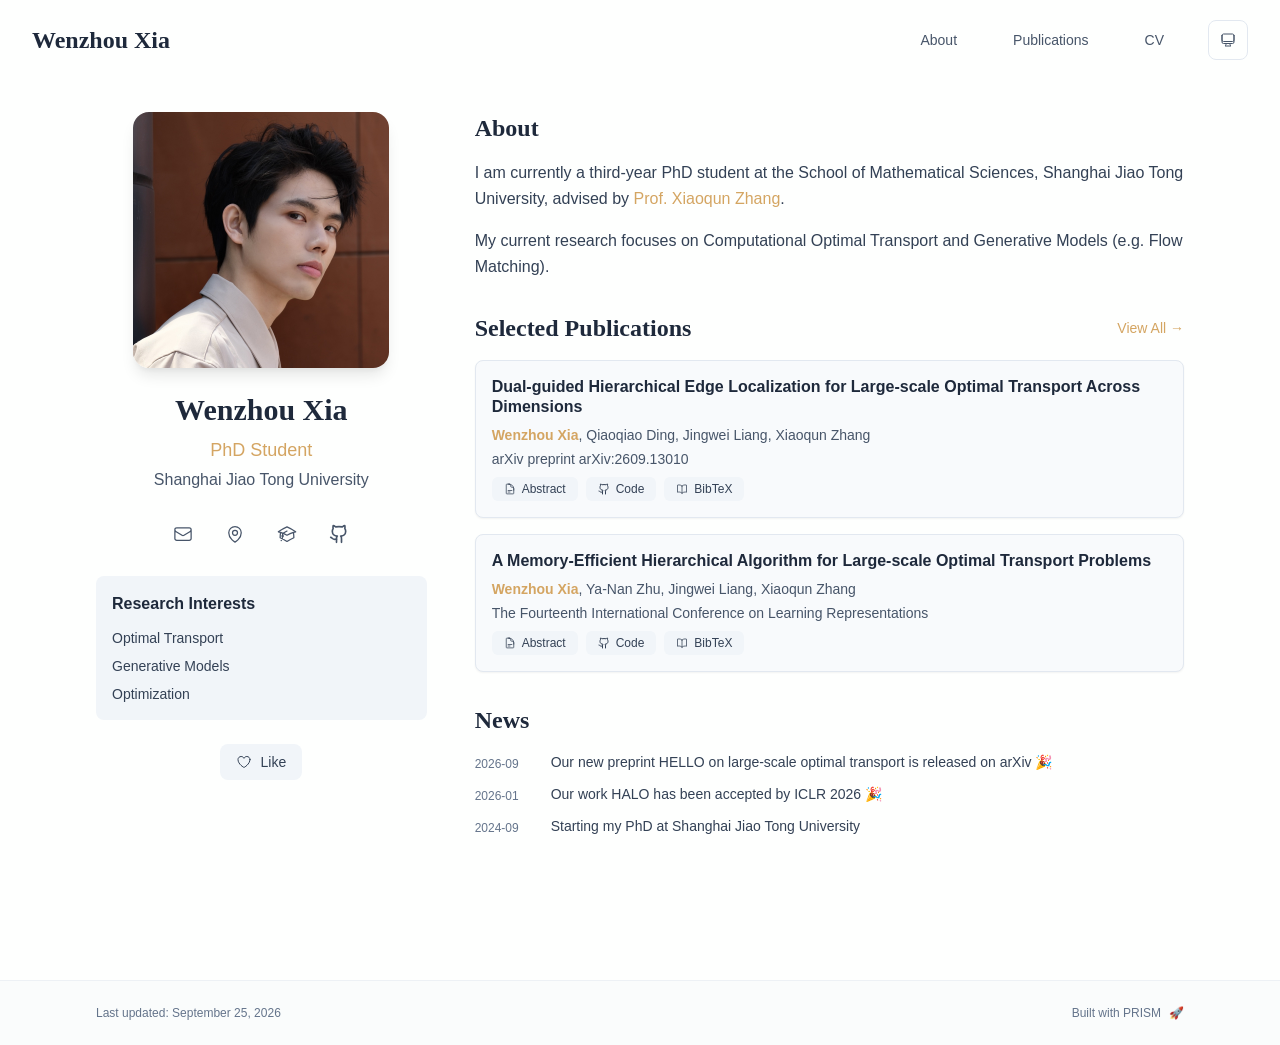
<file: index.html>
<!DOCTYPE html><html lang="en" class="scroll-smooth"><head><meta charSet="utf-8"/><meta name="viewport" content="width=device-width, initial-scale=1"/><link rel="preload" as="image" href="/xwz_bio.jpg"/><link rel="stylesheet" href="/_next/static/css/f3647e94697d3dfa.css" data-precedence="next"/><link rel="preload" as="script" fetchPriority="low" href="/_next/static/chunks/webpack-af78f5c2c11af041.js"/><script src="/_next/static/chunks/4bd1b696-70b6d399998de86a.js" async=""></script><script src="/_next/static/chunks/684-5aaa8290a129f299.js" async=""></script><script src="/_next/static/chunks/main-app-02dca83e96fde3eb.js" async=""></script><script src="/_next/static/chunks/17-9c04c9413a9f9f1f.js" async=""></script><script src="/_next/static/chunks/874-6cc630662f3664af.js" async=""></script><script src="/_next/static/chunks/862-15038af301665bb3.js" async=""></script><script src="/_next/static/chunks/app/layout-b1ac421c84cbbd50.js" async=""></script><script src="/_next/static/chunks/280-9e81be7230b008f0.js" async=""></script><script src="/_next/static/chunks/748-d9468886b5b2cb7b.js" async=""></script><script src="/_next/static/chunks/app/page-c5be9b8796c18a21.js" async=""></script><link rel="icon" href="/favicon.svg" type="image/svg+xml"/><link rel="dns-prefetch" href="https://google-fonts.jialeliu.com"/><link rel="preconnect" href="https://google-fonts.jialeliu.com" crossorigin=""/><link rel="preload" as="style" href="https://google-fonts.jialeliu.com/css2?family=Inter:wght@300;400;500;600;700&amp;family=Crimson+Text:ital,wght@0,400;0,600;1,400&amp;display=swap"/><link rel="stylesheet" id="gfonts-css" href="https://google-fonts.jialeliu.com/css2?family=Inter:wght@300;400;500;600;700&amp;family=Crimson+Text:ital,wght@0,400;0,600;1,400&amp;display=swap" media="print"/><script>
              (function(){
                var l = document.getElementById('gfonts-css');
                if (!l) return;
                if (l.media !== 'all') {
                  l.addEventListener('load', function(){ try { l.media = 'all'; } catch(e){} });
                }
              })();
            </script><noscript><link rel="stylesheet" href="https://google-fonts.jialeliu.com/css2?family=Inter:wght@300;400;500;600;700&amp;family=Crimson+Text:ital,wght@0,400;0,600;1,400&amp;display=swap"/></noscript><script>
              try {
                const theme = localStorage.getItem('theme-storage');
                const parsed = theme ? JSON.parse(theme) : null;
                const setting = parsed?.state?.theme || 'system';
                const prefersDark = typeof window !== 'undefined' && window.matchMedia && window.matchMedia('(prefers-color-scheme: dark)').matches;
                const effective = setting === 'dark' ? 'dark' : (setting === 'light' ? 'light' : (prefersDark ? 'dark' : 'light'));
                var root = document.documentElement;
                root.classList.add(effective);
                root.setAttribute('data-theme', effective);
              } catch (e) {
                var root = document.documentElement;
                root.classList.add('light');
                root.setAttribute('data-theme', 'light');
              }
            </script><title>Wenzhou Xia</title><meta name="description" content="PhD student at Shanghai Jiao Tong University."/><meta name="author" content="Wenzhou Xia"/><meta name="keywords" content="Wenzhou Xia,PhD,Research,Shanghai Jiao Tong University"/><meta name="creator" content="Wenzhou Xia"/><meta name="publisher" content="Wenzhou Xia"/><meta property="og:title" content="Wenzhou Xia"/><meta property="og:description" content="PhD student at Shanghai Jiao Tong University."/><meta property="og:site_name" content="Wenzhou Xia&#x27;s Academic Website"/><meta property="og:locale" content="en_US"/><meta property="og:type" content="website"/><meta name="twitter:card" content="summary"/><meta name="twitter:title" content="Wenzhou Xia"/><meta name="twitter:description" content="PhD student at Shanghai Jiao Tong University."/><link rel="icon" href="/favicon.svg"/><script>document.querySelectorAll('body link[rel="icon"], body link[rel="apple-touch-icon"]').forEach(el => document.head.appendChild(el))</script><script src="/_next/static/chunks/polyfills-42372ed130431b0a.js" noModule=""></script></head><body class="font-sans antialiased"><div style="visibility:hidden"><nav class="fixed top-0 left-0 right-0 z-50" data-headlessui-state=""><div class="transition-all duration-300 ease-out bg-transparent" style="transform:translateY(-100px)"><div class="max-w-7xl mx-auto px-4 sm:px-6 lg:px-8"><div class="flex justify-between items-center h-16 lg:h-20"><div class="flex-shrink-0" tabindex="0"><a class="text-xl lg:text-2xl font-serif font-semibold text-primary hover:text-accent transition-colors duration-200" href="/">Wenzhou Xia</a></div><div class="hidden lg:block"><div class="ml-10 flex items-center space-x-8"><div class="flex items-baseline space-x-8"><a class="relative px-3 py-2 text-sm font-medium transition-all duration-200 rounded hover:bg-accent/10 hover:shadow-sm text-primary" href="/"><span class="relative z-10">About</span><div class="absolute inset-0 bg-accent/10 rounded-lg"></div></a><a class="relative px-3 py-2 text-sm font-medium transition-all duration-200 rounded hover:bg-accent/10 hover:shadow-sm text-neutral-600 hover:text-primary" href="/publications/"><span class="relative z-10">Publications</span></a><a class="relative px-3 py-2 text-sm font-medium transition-all duration-200 rounded hover:bg-accent/10 hover:shadow-sm text-neutral-600 hover:text-primary" href="/cv/"><span class="relative z-10">CV</span></a></div><div class="flex items-center justify-center w-10 h-10 rounded-lg border border-neutral-200 dark:border-[rgba(148,163,184,0.24)] bg-background dark:bg-neutral-800"><div class="w-4 h-4 rounded-full bg-neutral-300 animate-pulse"></div></div></div></div><div class="lg:hidden flex items-center space-x-2"><div class="flex items-center justify-center w-10 h-10 rounded-lg border border-neutral-200 dark:border-[rgba(148,163,184,0.24)] bg-background dark:bg-neutral-800"><div class="w-4 h-4 rounded-full bg-neutral-300 animate-pulse"></div></div><button class="inline-flex items-center justify-center p-2 rounded-md text-neutral-600 hover:text-primary hover:bg-neutral-100 dark:hover:bg-neutral-800 focus:outline-none focus:ring-2 focus:ring-inset focus:ring-accent transition-colors duration-200" id="headlessui-disclosure-button-«R5pdb»" type="button" aria-expanded="false" data-headlessui-state=""><span class="sr-only">Open main menu</span><div><svg xmlns="http://www.w3.org/2000/svg" fill="none" viewBox="0 0 24 24" stroke-width="1.5" stroke="currentColor" aria-hidden="true" data-slot="icon" class="block h-6 w-6"><path stroke-linecap="round" stroke-linejoin="round" d="M3.75 6.75h16.5M3.75 12h16.5m-16.5 5.25h16.5"></path></svg></div></button></div></div></div></div></nav><main class="min-h-screen pt-16 lg:pt-20"><div class="max-w-6xl mx-auto px-4 sm:px-6 lg:px-8 py-8 bg-background min-h-screen"><div class="grid grid-cols-1 lg:grid-cols-3 gap-12"><div class="lg:col-span-1"><div class="sticky top-8" style="opacity:0;transform:translateY(20px)"><div class="w-64 h-64 mx-auto mb-6 rounded-2xl overflow-hidden shadow-lg hover:shadow-xl transition-all duration-200 hover:scale-105"><img alt="Wenzhou Xia" width="256" height="256" decoding="async" data-nimg="1" class="w-full h-full object-cover object-[32%_center]" style="color:transparent" src="/xwz_bio.jpg"/></div><div class="text-center mb-6"><h1 class="text-3xl font-serif font-bold text-primary mb-2">Wenzhou Xia</h1><p class="text-lg text-accent font-medium mb-1">PhD Student</p><p class="text-neutral-600 mb-2">Shanghai Jiao Tong University</p></div><div class="flex flex-wrap justify-center gap-3 sm:gap-4 mb-6 relative px-2"><div class="relative"><button class="p-2 sm:p-2 transition-colors duration-200 text-neutral-600 dark:text-neutral-400 hover:text-accent" aria-label="Email"><svg xmlns="http://www.w3.org/2000/svg" fill="none" viewBox="0 0 24 24" stroke-width="1.5" stroke="currentColor" aria-hidden="true" data-slot="icon" class="h-5 w-5"><path stroke-linecap="round" stroke-linejoin="round" d="M21.75 6.75v10.5a2.25 2.25 0 0 1-2.25 2.25h-15a2.25 2.25 0 0 1-2.25-2.25V6.75m19.5 0A2.25 2.25 0 0 0 19.5 4.5h-15a2.25 2.25 0 0 0-2.25 2.25m19.5 0v.243a2.25 2.25 0 0 1-1.07 1.916l-7.5 4.615a2.25 2.25 0 0 1-2.36 0L3.32 8.91a2.25 2.25 0 0 1-1.07-1.916V6.75"></path></svg></button></div><div class="relative"><button class="p-2 sm:p-2 transition-colors duration-200 text-neutral-600 dark:text-neutral-400 hover:text-accent" aria-label="Location"><svg xmlns="http://www.w3.org/2000/svg" fill="none" viewBox="0 0 24 24" stroke-width="1.5" stroke="currentColor" aria-hidden="true" data-slot="icon" class="h-5 w-5"><path stroke-linecap="round" stroke-linejoin="round" d="M15 10.5a3 3 0 1 1-6 0 3 3 0 0 1 6 0Z"></path><path stroke-linecap="round" stroke-linejoin="round" d="M19.5 10.5c0 7.142-7.5 11.25-7.5 11.25S4.5 17.642 4.5 10.5a7.5 7.5 0 1 1 15 0Z"></path></svg></button></div><a href="https://scholar.google.com/citations?user=JQrk7I0AAAAJ&amp;hl=zh-CN" target="_blank" rel="noopener noreferrer" class="p-2 sm:p-2 text-neutral-600 dark:text-neutral-400 hover:text-accent transition-colors duration-200" aria-label="Google Scholar"><svg xmlns="http://www.w3.org/2000/svg" fill="none" viewBox="0 0 24 24" stroke-width="1.5" stroke="currentColor" aria-hidden="true" data-slot="icon" class="h-5 w-5"><path stroke-linecap="round" stroke-linejoin="round" d="M4.26 10.147a60.438 60.438 0 0 0-.491 6.347A48.62 48.62 0 0 1 12 20.904a48.62 48.62 0 0 1 8.232-4.41 60.46 60.46 0 0 0-.491-6.347m-15.482 0a50.636 50.636 0 0 0-2.658-.813A59.906 59.906 0 0 1 12 3.493a59.903 59.903 0 0 1 10.399 5.84c-.896.248-1.783.52-2.658.814m-15.482 0A50.717 50.717 0 0 1 12 13.489a50.702 50.702 0 0 1 7.74-3.342M6.75 15a.75.75 0 1 0 0-1.5.75.75 0 0 0 0 1.5Zm0 0v-3.675A55.378 55.378 0 0 1 12 8.443m-7.007 11.55A5.981 5.981 0 0 0 6.75 15.75v-1.5"></path></svg></a><a href="https://github.com/WenzhouXia" target="_blank" rel="noopener noreferrer" class="p-2 sm:p-2 text-neutral-600 dark:text-neutral-400 hover:text-accent transition-colors duration-200" aria-label="GitHub"><svg xmlns="http://www.w3.org/2000/svg" width="24" height="24" viewBox="0 0 24 24" fill="none" stroke="currentColor" stroke-width="2" stroke-linecap="round" stroke-linejoin="round" class="lucide lucide-github h-5 w-5" aria-hidden="true"><path d="M15 22v-4a4.8 4.8 0 0 0-1-3.5c3 0 6-2 6-5.5.08-1.25-.27-2.48-1-3.5.28-1.15.28-2.35 0-3.5 0 0-1 0-3 1.5-2.64-.5-5.36-.5-8 0C6 2 5 2 5 2c-.3 1.15-.3 2.35 0 3.5A5.403 5.403 0 0 0 4 9c0 3.5 3 5.5 6 5.5-.39.49-.68 1.05-.85 1.65-.17.6-.22 1.23-.15 1.85v4"></path><path d="M9 18c-4.51 2-5-2-7-2"></path></svg></a></div><div class="bg-neutral-100 dark:bg-neutral-800 rounded-lg p-4 mb-6 hover:shadow-lg transition-all duration-200 hover:scale-[1.02]"><h3 class="font-semibold text-primary mb-3">Research Interests</h3><div class="space-y-2 text-sm text-neutral-700 dark:text-neutral-500"><div>Optimal Transport</div><div>Generative Models</div><div>Optimization</div></div></div><div class="flex justify-center"><div class="relative"><button class="flex items-center space-x-2 px-4 py-2 rounded-lg font-medium text-sm transition-all duration-200 bg-neutral-100 dark:bg-neutral-800 text-neutral-700 dark:text-neutral-500 hover:bg-red-50 dark:hover:bg-red-900/20 hover:text-red-600 dark:hover:text-red-400 cursor-pointer" tabindex="0"><svg xmlns="http://www.w3.org/2000/svg" fill="none" viewBox="0 0 24 24" stroke-width="1.5" stroke="currentColor" aria-hidden="true" data-slot="icon" class="h-4 w-4"><path stroke-linecap="round" stroke-linejoin="round" d="M21 8.25c0-2.485-2.099-4.5-4.688-4.5-1.935 0-3.597 1.126-4.312 2.733-.715-1.607-2.377-2.733-4.313-2.733C5.1 3.75 3 5.765 3 8.25c0 7.22 9 12 9 12s9-4.78 9-12Z"></path></svg><span>Like</span></button></div></div></div></div><div class="lg:col-span-2 space-y-8"><section id="about" class="scroll-mt-24 space-y-8"><section style="opacity:0;transform:translateY(20px)"><h2 class="text-2xl font-serif font-bold text-primary mb-4">About</h2><div class="text-neutral-700 dark:text-neutral-600 leading-relaxed"><p class="mb-4 last:mb-0">I am currently a third-year PhD student at the School of Mathematical Sciences, Shanghai Jiao Tong University, advised by <a href="https://math.sjtu.edu.cn/faculty/xqzhang/" node="[object Object]" target="_blank" rel="noopener noreferrer" class="text-accent font-medium transition-all duration-200 rounded hover:bg-accent/10 hover:shadow-sm">Prof. Xiaoqun Zhang</a>.</p>
<p class="mb-4 last:mb-0">My current research focuses on Computational Optimal Transport and Generative Models (e.g. Flow Matching).</p></div></section><section style="opacity:0;transform:translateY(20px)"><div class="flex items-center justify-between mb-4"><h2 class="text-2xl font-serif font-bold text-primary">Selected Publications</h2><a class="text-accent hover:text-accent-dark text-sm font-medium transition-all duration-200 rounded hover:bg-accent/10 hover:shadow-sm" href="/publications/">View All →</a></div><div class="space-y-4"><div class="group bg-neutral-50 dark:bg-neutral-800 p-4 rounded-lg shadow-sm border border-neutral-200 dark:border-[rgba(148,163,184,0.24)] hover:shadow-lg transition-all duration-200 hover:scale-[1.02] cursor-pointer" style="opacity:0;transform:translateY(20px)"><h3 class="font-semibold text-primary group-hover:text-accent transition-colors duration-200 mb-2 leading-tight">Dual-guided Hierarchical Edge Localization for Large-scale Optimal Transport Across Dimensions</h3><p class="text-sm text-neutral-600 dark:text-neutral-500 mb-1"><span><span class="font-semibold text-accent ">Wenzhou Xia</span>, </span><span><span class=" ">Qiaoqiao Ding</span>, </span><span><span class=" ">Jingwei Liang</span>, </span><span><span class=" ">Xiaoqun Zhang</span></span></p><p class="text-sm text-neutral-600 dark:text-neutral-500 mb-2">arXiv preprint arXiv:2609.13010</p><div class="flex flex-wrap gap-2 mt-2"><button class="inline-flex items-center px-3 py-1 rounded-md text-xs font-medium transition-colors bg-neutral-100 dark:bg-neutral-700/70 text-neutral-700 dark:text-neutral-300 hover:bg-accent hover:text-white"><svg xmlns="http://www.w3.org/2000/svg" fill="none" viewBox="0 0 24 24" stroke-width="1.5" stroke="currentColor" aria-hidden="true" data-slot="icon" class="h-3 w-3 mr-1.5"><path stroke-linecap="round" stroke-linejoin="round" d="M19.5 14.25v-2.625a3.375 3.375 0 0 0-3.375-3.375h-1.5A1.125 1.125 0 0 1 13.5 7.125v-1.5a3.375 3.375 0 0 0-3.375-3.375H8.25m0 12.75h7.5m-7.5 3H12M10.5 2.25H5.625c-.621 0-1.125.504-1.125 1.125v17.25c0 .621.504 1.125 1.125 1.125h12.75c.621 0 1.125-.504 1.125-1.125V11.25a9 9 0 0 0-9-9Z"></path></svg>Abstract</button><a href="https://github.com/WenzhouXia/hello-ot" target="_blank" rel="noopener noreferrer" class="inline-flex items-center px-3 py-1 rounded-md text-xs font-medium bg-neutral-100 dark:bg-neutral-700/70 text-neutral-700 dark:text-neutral-300 hover:bg-accent hover:text-white transition-colors"><svg xmlns="http://www.w3.org/2000/svg" width="24" height="24" viewBox="0 0 24 24" fill="none" stroke="currentColor" stroke-width="2" stroke-linecap="round" stroke-linejoin="round" class="lucide lucide-github h-3 w-3 mr-1.5" aria-hidden="true"><path d="M15 22v-4a4.8 4.8 0 0 0-1-3.5c3 0 6-2 6-5.5.08-1.25-.27-2.48-1-3.5.28-1.15.28-2.35 0-3.5 0 0-1 0-3 1.5-2.64-.5-5.36-.5-8 0C6 2 5 2 5 2c-.3 1.15-.3 2.35 0 3.5A5.403 5.403 0 0 0 4 9c0 3.5 3 5.5 6 5.5-.39.49-.68 1.05-.85 1.65-.17.6-.22 1.23-.15 1.85v4"></path><path d="M9 18c-4.51 2-5-2-7-2"></path></svg>Code</a><button class="inline-flex items-center px-3 py-1 rounded-md text-xs font-medium transition-colors bg-neutral-100 dark:bg-neutral-700/70 text-neutral-700 dark:text-neutral-300 hover:bg-accent hover:text-white"><svg xmlns="http://www.w3.org/2000/svg" fill="none" viewBox="0 0 24 24" stroke-width="1.5" stroke="currentColor" aria-hidden="true" data-slot="icon" class="h-3 w-3 mr-1.5"><path stroke-linecap="round" stroke-linejoin="round" d="M12 6.042A8.967 8.967 0 0 0 6 3.75c-1.052 0-2.062.18-3 .512v14.25A8.987 8.987 0 0 1 6 18c2.305 0 4.408.867 6 2.292m0-14.25a8.966 8.966 0 0 1 6-2.292c1.052 0 2.062.18 3 .512v14.25A8.987 8.987 0 0 0 18 18a8.967 8.967 0 0 0-6 2.292m0-14.25v14.25"></path></svg>BibTeX</button></div></div><div class="group bg-neutral-50 dark:bg-neutral-800 p-4 rounded-lg shadow-sm border border-neutral-200 dark:border-[rgba(148,163,184,0.24)] hover:shadow-lg transition-all duration-200 hover:scale-[1.02] cursor-pointer" style="opacity:0;transform:translateY(20px)"><h3 class="font-semibold text-primary group-hover:text-accent transition-colors duration-200 mb-2 leading-tight">A Memory-Efficient Hierarchical Algorithm for Large-scale Optimal Transport Problems</h3><p class="text-sm text-neutral-600 dark:text-neutral-500 mb-1"><span><span class="font-semibold text-accent ">Wenzhou Xia</span>, </span><span><span class=" ">Ya-Nan Zhu</span>, </span><span><span class=" ">Jingwei Liang</span>, </span><span><span class=" ">Xiaoqun Zhang</span></span></p><p class="text-sm text-neutral-600 dark:text-neutral-500 mb-2">The Fourteenth International Conference on Learning Representations</p><div class="flex flex-wrap gap-2 mt-2"><button class="inline-flex items-center px-3 py-1 rounded-md text-xs font-medium transition-colors bg-neutral-100 dark:bg-neutral-700/70 text-neutral-700 dark:text-neutral-300 hover:bg-accent hover:text-white"><svg xmlns="http://www.w3.org/2000/svg" fill="none" viewBox="0 0 24 24" stroke-width="1.5" stroke="currentColor" aria-hidden="true" data-slot="icon" class="h-3 w-3 mr-1.5"><path stroke-linecap="round" stroke-linejoin="round" d="M19.5 14.25v-2.625a3.375 3.375 0 0 0-3.375-3.375h-1.5A1.125 1.125 0 0 1 13.5 7.125v-1.5a3.375 3.375 0 0 0-3.375-3.375H8.25m0 12.75h7.5m-7.5 3H12M10.5 2.25H5.625c-.621 0-1.125.504-1.125 1.125v17.25c0 .621.504 1.125 1.125 1.125h12.75c.621 0 1.125-.504 1.125-1.125V11.25a9 9 0 0 0-9-9Z"></path></svg>Abstract</button><a href="https://github.com/WenzhouXia/HALO" target="_blank" rel="noopener noreferrer" class="inline-flex items-center px-3 py-1 rounded-md text-xs font-medium bg-neutral-100 dark:bg-neutral-700/70 text-neutral-700 dark:text-neutral-300 hover:bg-accent hover:text-white transition-colors"><svg xmlns="http://www.w3.org/2000/svg" width="24" height="24" viewBox="0 0 24 24" fill="none" stroke="currentColor" stroke-width="2" stroke-linecap="round" stroke-linejoin="round" class="lucide lucide-github h-3 w-3 mr-1.5" aria-hidden="true"><path d="M15 22v-4a4.8 4.8 0 0 0-1-3.5c3 0 6-2 6-5.5.08-1.25-.27-2.48-1-3.5.28-1.15.28-2.35 0-3.5 0 0-1 0-3 1.5-2.64-.5-5.36-.5-8 0C6 2 5 2 5 2c-.3 1.15-.3 2.35 0 3.5A5.403 5.403 0 0 0 4 9c0 3.5 3 5.5 6 5.5-.39.49-.68 1.05-.85 1.65-.17.6-.22 1.23-.15 1.85v4"></path><path d="M9 18c-4.51 2-5-2-7-2"></path></svg>Code</a><button class="inline-flex items-center px-3 py-1 rounded-md text-xs font-medium transition-colors bg-neutral-100 dark:bg-neutral-700/70 text-neutral-700 dark:text-neutral-300 hover:bg-accent hover:text-white"><svg xmlns="http://www.w3.org/2000/svg" fill="none" viewBox="0 0 24 24" stroke-width="1.5" stroke="currentColor" aria-hidden="true" data-slot="icon" class="h-3 w-3 mr-1.5"><path stroke-linecap="round" stroke-linejoin="round" d="M12 6.042A8.967 8.967 0 0 0 6 3.75c-1.052 0-2.062.18-3 .512v14.25A8.987 8.987 0 0 1 6 18c2.305 0 4.408.867 6 2.292m0-14.25a8.966 8.966 0 0 1 6-2.292c1.052 0 2.062.18 3 .512v14.25A8.987 8.987 0 0 0 18 18a8.967 8.967 0 0 0-6 2.292m0-14.25v14.25"></path></svg>BibTeX</button></div></div></div></section><section style="opacity:0;transform:translateY(20px)"><h2 class="text-2xl font-serif font-bold text-primary mb-4">News</h2><div class="space-y-3"><div class="flex items-start space-x-3"><span class="text-xs text-neutral-500 mt-1 w-16 flex-shrink-0">2026-09</span><p class="text-sm text-neutral-700">Our new preprint HELLO on large-scale optimal transport is released on arXiv 🎉</p></div><div class="flex items-start space-x-3"><span class="text-xs text-neutral-500 mt-1 w-16 flex-shrink-0">2026-01</span><p class="text-sm text-neutral-700">Our work HALO has been accepted by ICLR 2026 🎉</p></div><div class="flex items-start space-x-3"><span class="text-xs text-neutral-500 mt-1 w-16 flex-shrink-0">2024-09</span><p class="text-sm text-neutral-700">Starting my PhD at Shanghai Jiao Tong University</p></div></div></section></section></div></div></div><!--$--><!--/$--><!--$--><!--/$--></main><footer class="border-t border-neutral-200/50 bg-neutral-50/50 dark:bg-neutral-900/50 dark:border-neutral-700/50"><div class="max-w-6xl mx-auto px-4 sm:px-6 lg:px-8 py-6"><div class="flex flex-col sm:flex-row justify-between items-center gap-2"><p class="text-xs text-neutral-500">Last updated: <!-- -->September 25, 2026</p><p class="text-xs text-neutral-500 flex items-center"><a href="https://github.com/xyjoey/PRISM" target="_blank" rel="noopener noreferrer">Built with PRISM</a><span class="ml-2">🚀</span></p></div></div></footer></div><script src="/_next/static/chunks/webpack-af78f5c2c11af041.js" async=""></script><script>(self.__next_f=self.__next_f||[]).push([0])</script><script>self.__next_f.push([1,"1:\"$Sreact.fragment\"\n2:I[3719,[\"17\",\"static/chunks/17-9c04c9413a9f9f1f.js\",\"874\",\"static/chunks/874-6cc630662f3664af.js\",\"862\",\"static/chunks/862-15038af301665bb3.js\",\"177\",\"static/chunks/app/layout-b1ac421c84cbbd50.js\"],\"ThemeProvider\"]\n3:I[768,[\"17\",\"static/chunks/17-9c04c9413a9f9f1f.js\",\"874\",\"static/chunks/874-6cc630662f3664af.js\",\"862\",\"static/chunks/862-15038af301665bb3.js\",\"177\",\"static/chunks/app/layout-b1ac421c84cbbd50.js\"],\"default\"]\n4:I[7555,[],\"\"]\n5:I[1295,[],\"\"]\n6:I[2548,[\"17\",\"static/chunks/17-9c04c9413a9f9f1f.js\",\"874\",\"static/chunks/874-6cc630662f3664af.js\",\"862\",\"static/chunks/862-15038af301665bb3.js\",\"177\",\"static/chunks/app/layout-b1ac421c84cbbd50.js\"],\"default\"]\n7:I[9928,[\"17\",\"static/chunks/17-9c04c9413a9f9f1f.js\",\"280\",\"static/chunks/280-9e81be7230b008f0.js\",\"874\",\"static/chunks/874-6cc630662f3664af.js\",\"748\",\"static/chunks/748-d9468886b5b2cb7b.js\",\"974\",\"static/chunks/app/page-c5be9b8796c18a21.js\"],\"default\"]\n8:I[9507,[\"17\",\"static/chunks/17-9c04c9413a9f9f1f.js\",\"280\",\"static/chunks/280-9e81be7230b008f0.js\",\"874\",\"static/chunks/874-6cc630662f3664af.js\",\"748\",\"static/chunks/748-d9468886b5b2cb7b.js\",\"974\",\"static/chunks/app/page-c5be9b8796c18a21.js\"],\"default\"]\n9:I[5218,[\"17\",\"static/chunks/17-9c04c9413a9f9f1f.js\",\"280\",\"static/chunks/280-9e81be7230b008f0.js\",\"874\",\"static/chunks/874-6cc630662f3664af.js\",\"748\",\"static/chunks/748-d9468886b5b2cb7b.js\",\"974\",\"static/chunks/app/page-c5be9b8796c18a21.js\"],\"default\"]\ne:I[1990,[\"17\",\"static/chunks/17-9c04c9413a9f9f1f.js\",\"280\",\"static/chunks/280-9e81be7230b008f0.js\",\"874\",\"static/chunks/874-6cc630662f3664af.js\",\"748\",\"static/chunks/748-d9468886b5b2cb7b.js\",\"974\",\"static/chunks/app/page-c5be9b8796c18a21.js\"],\"default\"]\nf:I[9665,[],\"MetadataBoundary\"]\n11:I[9665,[],\"OutletBoundary\"]\n14:I[4911,[],\"AsyncMetadataOutlet\"]\n16:I[9665,[],\"ViewportBoundary\"]\n18:I[6614,[],\"\"]\n:HL[\"/_next/static/css/f3647e94697d3dfa.css\",\"style\"]\na:T57b,Optimal transport (OT) compares distributions and aligns datasets in machine learning, yet unregularized discrete OT requires a"])</script><script>self.__next_f.push([1," linear program with quadratically many transport variables. We propose HELLO, a hierarchical solver that casts large-scale discrete OT as edge localization and uses dual potentials to guide both coarse-to-fine initialization and within-level refinement. Initialization propagates coarse dual potentials across a recursive subsampling hierarchy to assign candidate edges. Refinement then iteratively inserts the largest dual violators in each row and column until the relative KKT residual meets a prescribed tolerance, while budgeted pruning ensures linear memory complexity. For exact-arithmetic refinement, we prove finite termination at a global optimum under a symbolic lexicographic rule. At the million-point scale, HELLO attains lower transport objectives with order-of-magnitude runtime improvements over strong baselines across feature dimensions from single digits to thousands. It further scales to 1.28 million samples per marginal in 8192 dimensions on a single H100, using 41.6 GiB peak GPU memory while satisfying a full relative KKT residual below 10^-6. Beyond standard discrete OT, the framework supports general pairwise costs and serves as a scalable balanced-OT oracle for semi-discrete OT, Gromov--Wasserstein, unbalanced OT, and OT-based Flow Matching.b:T702,@article{xia2026dual,\n  title = {Dual-guided Hierarchical Edge Localization for Large-scale Optimal Transport Across Dimensions},\n  author = {Wenzhou Xia and Qiaoqiao Ding and Jingwei Liang and Xiaoqun Zhang},\n  journal = {arXiv preprint arXiv:2609.13010},\n  year = {2026},\n  month = {sep},\n  url = {https://arxiv.org/abs/2609.13010},\n  doi = {10.48550/arXiv.2609.13010},\n  abstract = {Optimal transport (OT) compares distributions and aligns datasets in machine learning, yet unregularized discrete OT requires a linear program with quadratically many transport variables. We propose HELLO, a hierarchical solver that casts large-scale discrete OT as edge localization and uses dual potentials to guide both coarse-to-fine initialization and within-level refinemen"])</script><script>self.__next_f.push([1,"t. Initialization propagates coarse dual potentials across a recursive subsampling hierarchy to assign candidate edges. Refinement then iteratively inserts the largest dual violators in each row and column until the relative KKT residual meets a prescribed tolerance, while budgeted pruning ensures linear memory complexity. For exact-arithmetic refinement, we prove finite termination at a global optimum under a symbolic lexicographic rule. At the million-point scale, HELLO attains lower transport objectives with order-of-magnitude runtime improvements over strong baselines across feature dimensions from single digits to thousands. It further scales to 1.28 million samples per marginal in 8192 dimensions on a single H100, using 41.6 GiB peak GPU memory while satisfying a full relative KKT residual below 10^{-6}. Beyond standard discrete OT, the framework supports general pairwise costs and serves as a scalable balanced-OT oracle for semi-discrete OT, Gromov--Wasserstein, unbalanced OT, and OT-based Flow Matching.}\n}c:T481,We propose HALO, a memory-efficient hierarchical algorithm for solving large-scale optimal transport (OT) problems with squared Euclidean cost, particularly effective in moderate-dimensional settings. The core of HALO lies in combining a hierarchical representation of the OT problem with parallel-friendly linear programming solvers, within which an active pruning technique is integrated to further reduce memory usage and computational cost. Theoretically, we establish a scale-independent iteration-complexity upper bound for the refinement phase, which is consistent with our numerical observations. Numerically, experiments on the image dataset DOTmark and the 3D point cloud dataset ModelNet40 demonstrate that HALO effectively alleviates the memory and scalability bottlenecks of existing solvers. Our method demonstrates significant advantages compared to state-of-the-art baselines: for images with n=1024^2 pixels, it achieves an 8.9x speedup and 70.5% reduction in memory usage under comparable accur"])</script><script>self.__next_f.push([1,"acy; for 3D point clouds at scale n=2^18, it achieves a 1.84x speedup and an 83.2% reduction in memory usage with 24.9% lower transport cost.d:T5f8,@inproceedings{xia2026a,\n  title = {A Memory-Efficient Hierarchical Algorithm for Large-scale Optimal Transport Problems},\n  author = {Wenzhou Xia and Ya-Nan Zhu and Jingwei Liang and Xiaoqun Zhang},\n  booktitle = {The Fourteenth International Conference on Learning Representations},\n  year = {2026},\n  url = {https://openreview.net/forum?id=CkOBcyntGd},\n  abstract = {We propose HALO, a memory-efficient hierarchical algorithm for solving large-scale optimal transport (OT) problems with squared Euclidean cost, particularly effective in moderate-dimensional settings. The core of HALO lies in combining a hierarchical representation of the OT problem with parallel-friendly linear programming solvers, within which an active pruning technique is integrated to further reduce memory usage and computational cost. Theoretically, we establish a scale-independent iteration-complexity upper bound for the refinement phase, which is consistent with our numerical observations. Numerically, experiments on the image dataset DOTmark and the 3D point cloud dataset ModelNet40 demonstrate that HALO effectively alleviates the memory and scalability bottlenecks of existing solvers. Our method demonstrates significant advantages compared to state-of-the-art baselines: for images with n=1024^2 pixels, it achieves an 8.9x speedup and 70.5% reduction in memory usage under comparable accuracy; for 3D point clouds at scale n=2^{18}, it achieves a 1.84x speedup and an 83.2% reduction in memory usage with 24.9% lower transport cost.}\n}"])</script><script>self.__next_f.push([1,"0:{\"P\":null,\"b\":\"ZpQp8uj5xEK7zboBnQFbB\",\"p\":\"\",\"c\":[\"\",\"\"],\"i\":false,\"f\":[[[\"\",{\"children\":[\"__PAGE__\",{}]},\"$undefined\",\"$undefined\",true],[\"\",[\"$\",\"$1\",\"c\",{\"children\":[[[\"$\",\"link\",\"0\",{\"rel\":\"stylesheet\",\"href\":\"/_next/static/css/f3647e94697d3dfa.css\",\"precedence\":\"next\",\"crossOrigin\":\"$undefined\",\"nonce\":\"$undefined\"}]],[\"$\",\"html\",null,{\"lang\":\"en\",\"className\":\"scroll-smooth\",\"suppressHydrationWarning\":true,\"children\":[[\"$\",\"head\",null,{\"children\":[[\"$\",\"link\",null,{\"rel\":\"icon\",\"href\":\"/favicon.svg\",\"type\":\"image/svg+xml\"}],[\"$\",\"link\",null,{\"rel\":\"dns-prefetch\",\"href\":\"https://google-fonts.jialeliu.com\"}],[\"$\",\"link\",null,{\"rel\":\"preconnect\",\"href\":\"https://google-fonts.jialeliu.com\",\"crossOrigin\":\"\"}],[\"$\",\"link\",null,{\"rel\":\"preload\",\"as\":\"style\",\"href\":\"https://google-fonts.jialeliu.com/css2?family=Inter:wght@300;400;500;600;700\u0026family=Crimson+Text:ital,wght@0,400;0,600;1,400\u0026display=swap\"}],[\"$\",\"link\",null,{\"rel\":\"stylesheet\",\"id\":\"gfonts-css\",\"href\":\"https://google-fonts.jialeliu.com/css2?family=Inter:wght@300;400;500;600;700\u0026family=Crimson+Text:ital,wght@0,400;0,600;1,400\u0026display=swap\",\"media\":\"print\"}],[\"$\",\"script\",null,{\"dangerouslySetInnerHTML\":{\"__html\":\"\\n              (function(){\\n                var l = document.getElementById('gfonts-css');\\n                if (!l) return;\\n                if (l.media !== 'all') {\\n                  l.addEventListener('load', function(){ try { l.media = 'all'; } catch(e){} });\\n                }\\n              })();\\n            \"}}],[\"$\",\"noscript\",null,{\"children\":[\"$\",\"link\",null,{\"rel\":\"stylesheet\",\"href\":\"https://google-fonts.jialeliu.com/css2?family=Inter:wght@300;400;500;600;700\u0026family=Crimson+Text:ital,wght@0,400;0,600;1,400\u0026display=swap\"}]}],[\"$\",\"script\",null,{\"dangerouslySetInnerHTML\":{\"__html\":\"\\n              try {\\n                const theme = localStorage.getItem('theme-storage');\\n                const parsed = theme ? JSON.parse(theme) : null;\\n                const setting = parsed?.state?.theme || 'system';\\n                const prefersDark = typeof window !== 'undefined' \u0026\u0026 window.matchMedia \u0026\u0026 window.matchMedia('(prefers-color-scheme: dark)').matches;\\n                const effective = setting === 'dark' ? 'dark' : (setting === 'light' ? 'light' : (prefersDark ? 'dark' : 'light'));\\n                var root = document.documentElement;\\n                root.classList.add(effective);\\n                root.setAttribute('data-theme', effective);\\n              } catch (e) {\\n                var root = document.documentElement;\\n                root.classList.add('light');\\n                root.setAttribute('data-theme', 'light');\\n              }\\n            \"}}]]}],[\"$\",\"body\",null,{\"className\":\"font-sans antialiased\",\"children\":[\"$\",\"$L2\",null,{\"children\":[[\"$\",\"$L3\",null,{\"items\":[{\"title\":\"About\",\"type\":\"page\",\"target\":\"about\",\"href\":\"/\"},{\"title\":\"Publications\",\"type\":\"page\",\"target\":\"publications\",\"href\":\"/publications\"},{\"title\":\"CV\",\"type\":\"page\",\"target\":\"cv\",\"href\":\"/cv\"}],\"siteTitle\":\"Wenzhou Xia\",\"enableOnePageMode\":false}],[\"$\",\"main\",null,{\"className\":\"min-h-screen pt-16 lg:pt-20\",\"children\":[\"$\",\"$L4\",null,{\"parallelRouterKey\":\"children\",\"error\":\"$undefined\",\"errorStyles\":\"$undefined\",\"errorScripts\":\"$undefined\",\"template\":[\"$\",\"$L5\",null,{}],\"templateStyles\":\"$undefined\",\"templateScripts\":\"$undefined\",\"notFound\":[[[\"$\",\"title\",null,{\"children\":\"404: This page could not be found.\"}],[\"$\",\"div\",null,{\"style\":{\"fontFamily\":\"system-ui,\\\"Segoe UI\\\",Roboto,Helvetica,Arial,sans-serif,\\\"Apple Color Emoji\\\",\\\"Segoe UI Emoji\\\"\",\"height\":\"100vh\",\"textAlign\":\"center\",\"display\":\"flex\",\"flexDirection\":\"column\",\"alignItems\":\"center\",\"justifyContent\":\"center\"},\"children\":[\"$\",\"div\",null,{\"children\":[[\"$\",\"style\",null,{\"dangerouslySetInnerHTML\":{\"__html\":\"body{color:#000;background:#fff;margin:0}.next-error-h1{border-right:1px solid rgba(0,0,0,.3)}@media (prefers-color-scheme:dark){body{color:#fff;background:#000}.next-error-h1{border-right:1px solid rgba(255,255,255,.3)}}\"}}],[\"$\",\"h1\",null,{\"className\":\"next-error-h1\",\"style\":{\"display\":\"inline-block\",\"margin\":\"0 20px 0 0\",\"padding\":\"0 23px 0 0\",\"fontSize\":24,\"fontWeight\":500,\"verticalAlign\":\"top\",\"lineHeight\":\"49px\"},\"children\":404}],[\"$\",\"div\",null,{\"style\":{\"display\":\"inline-block\"},\"children\":[\"$\",\"h2\",null,{\"style\":{\"fontSize\":14,\"fontWeight\":400,\"lineHeight\":\"49px\",\"margin\":0},\"children\":\"This page could not be found.\"}]}]]}]}]],[]],\"forbidden\":\"$undefined\",\"unauthorized\":\"$undefined\"}]}],[\"$\",\"$L6\",null,{\"lastUpdated\":\"September 25, 2026\"}]]}]}]]}]]}],{\"children\":[\"__PAGE__\",[\"$\",\"$1\",\"c\",{\"children\":[[\"$\",\"div\",null,{\"className\":\"max-w-6xl mx-auto px-4 sm:px-6 lg:px-8 py-8 bg-background min-h-screen\",\"children\":[\"$\",\"div\",null,{\"className\":\"grid grid-cols-1 lg:grid-cols-3 gap-12\",\"children\":[[\"$\",\"div\",null,{\"className\":\"lg:col-span-1\",\"children\":[\"$\",\"$L7\",null,{\"author\":{\"name\":\"Wenzhou Xia\",\"title\":\"PhD Student\",\"institution\":\"Shanghai Jiao Tong University\",\"avatar\":\"/xwz_bio.jpg\"},\"social\":{\"email\":\"xwz.hhh at sjtu dot edu dot cn\",\"location\":\"Shanghai, China\",\"location_url\":\"https://www.google.com/maps/place/%E4%B8%8A%E6%B5%B7%E4%BA%A4%E9%80%9A%E5%A4%A7%E5%AD%A6%E9%97%B5%E8%A1%8C%E6%A0%A1%E5%8C%BA/@31.032141,121.4445101,17z/data=!3m1!4b1!4m6!3m5!1s0x35b287dfc0044083:0x857c43c6ad6d04f9!8m2!3d31.032141!4d121.447085!16s%2Fg%2F1tcwtrjs?entry=ttu\u0026g_ep=EgoyMDI1MTIwMi4wIKXMDSoASAFQAw%3D%3D\",\"location_details\":[\"230 Room, 2nd Floor, Building 6 of Science Complex,\",\"School of Mathematical Sciences, Shanghai Jiao Tong University, Shanghai, China\"],\"google_scholar\":\"https://scholar.google.com/citations?user=JQrk7I0AAAAJ\u0026hl=zh-CN\",\"github\":\"https://github.com/WenzhouXia\"},\"features\":{\"enable_likes\":true,\"enable_one_page_mode\":false},\"researchInterests\":[\"Optimal Transport\",\"Generative Models\",\"Optimization\"]}]}],[\"$\",\"div\",null,{\"className\":\"lg:col-span-2 space-y-8\",\"children\":[[\"$\",\"section\",\"about\",{\"id\":\"about\",\"className\":\"scroll-mt-24 space-y-8\",\"children\":[[[\"$\",\"$L8\",\"about\",{\"content\":\"I am currently a third-year PhD student at the School of Mathematical Sciences, Shanghai Jiao Tong University, advised by [Prof. Xiaoqun Zhang](https://math.sjtu.edu.cn/faculty/xqzhang/).\\r\\n\\r\\nMy current research focuses on Computational Optimal Transport and Generative Models (e.g. Flow Matching).\",\"title\":\"About\"}],[\"$\",\"$L9\",\"featured_publications\",{\"publications\":[{\"id\":\"xia2026dual\",\"title\":\"Dual-guided Hierarchical Edge Localization for Large-scale Optimal Transport Across Dimensions\",\"authors\":[{\"name\":\"Wenzhou Xia\",\"isHighlighted\":true,\"isCorresponding\":false,\"isCoAuthor\":false},{\"name\":\"Qiaoqiao Ding\",\"isHighlighted\":false,\"isCorresponding\":false,\"isCoAuthor\":false},{\"name\":\"Jingwei Liang\",\"isHighlighted\":false,\"isCorresponding\":false,\"isCoAuthor\":false},{\"name\":\"Xiaoqun Zhang\",\"isHighlighted\":false,\"isCorresponding\":false,\"isCoAuthor\":false}],\"year\":2026,\"month\":\"9\",\"type\":\"journal\",\"status\":\"published\",\"tags\":[],\"keywords\":\"$0:f:0:1:2:children:1:props:children:0:props:children:props:children:1:props:children:0:props:children:0:1:props:publications:0:tags\",\"researchArea\":\"machine-learning\",\"journal\":\"arXiv preprint arXiv:2609.13010\",\"conference\":\"\",\"doi\":\"10.48550/arXiv.2609.13010\",\"url\":\"https://arxiv.org/abs/2609.13010\",\"code\":\"https://github.com/WenzhouXia/hello-ot\",\"abstract\":\"$a\",\"description\":\"\",\"selected\":true,\"bibtex\":\"$b\"},{\"id\":\"xia2026a\",\"title\":\"A Memory-Efficient Hierarchical Algorithm for Large-scale Optimal Transport Problems\",\"authors\":[{\"name\":\"Wenzhou Xia\",\"isHighlighted\":true,\"isCorresponding\":false,\"isCoAuthor\":false},{\"name\":\"Ya-Nan Zhu\",\"isHighlighted\":false,\"isCorresponding\":false,\"isCoAuthor\":false},{\"name\":\"Jingwei Liang\",\"isHighlighted\":false,\"isCorresponding\":false,\"isCoAuthor\":false},{\"name\":\"Xiaoqun Zhang\",\"isHighlighted\":false,\"isCorresponding\":false,\"isCoAuthor\":false}],\"year\":2026,\"type\":\"conference\",\"status\":\"published\",\"tags\":[],\"keywords\":\"$0:f:0:1:2:children:1:props:children:0:props:children:props:children:1:props:children:0:props:children:0:1:props:publications:1:tags\",\"researchArea\":\"machine-learning\",\"journal\":\"\",\"conference\":\"The Fourteenth International Conference on Learning Representations\",\"url\":\"https://openreview.net/forum?id=CkOBcyntGd\",\"code\":\"https://github.com/WenzhouXia/HALO\",\"abstract\":\"$c\",\"description\":\"\",\"selected\":true,\"bibtex\":\"$d\"}],\"title\":\"Selected Publications\",\"enableOnePageMode\":false}],[\"$\",\"$Le\",\"news\",{\"items\":[{\"date\":\"2026-09\",\"content\":\"Our new preprint HELLO on large-scale optimal transport is released on arXiv 🎉\"},{\"date\":\"2026-01\",\"content\":\"Our work HALO has been accepted by ICLR 2026 🎉\"},{\"date\":\"2024-09\",\"content\":\"Starting my PhD at Shanghai Jiao Tong University\"}],\"title\":\"News\"}]],false,false,false]}]]}]]}]}],[\"$\",\"$Lf\",null,{\"children\":\"$L10\"}],null,[\"$\",\"$L11\",null,{\"children\":[\"$L12\",\"$L13\",[\"$\",\"$L14\",null,{\"promise\":\"$@15\"}]]}]]}],{},null,false]},null,false],[\"$\",\"$1\",\"h\",{\"children\":[null,[\"$\",\"$1\",\"7mdXM0iv1DvlcyKhZi7Pk\",{\"children\":[[\"$\",\"$L16\",null,{\"children\":\"$L17\"}],null]}],null]}],false]],\"m\":\"$undefined\",\"G\":[\"$18\",\"$undefined\"],\"s\":false,\"S\":true}\n"])</script><script>self.__next_f.push([1,"19:\"$Sreact.suspense\"\n1a:I[4911,[],\"AsyncMetadata\"]\n10:[\"$\",\"$19\",null,{\"fallback\":null,\"children\":[\"$\",\"$L1a\",null,{\"promise\":\"$@1b\"}]}]\n"])</script><script>self.__next_f.push([1,"13:null\n"])</script><script>self.__next_f.push([1,"17:[[\"$\",\"meta\",\"0\",{\"charSet\":\"utf-8\"}],[\"$\",\"meta\",\"1\",{\"name\":\"viewport\",\"content\":\"width=device-width, initial-scale=1\"}]]\n12:null\n"])</script><script>self.__next_f.push([1,"1b:{\"metadata\":[[\"$\",\"title\",\"0\",{\"children\":\"Wenzhou Xia\"}],[\"$\",\"meta\",\"1\",{\"name\":\"description\",\"content\":\"PhD student at Shanghai Jiao Tong University.\"}],[\"$\",\"meta\",\"2\",{\"name\":\"author\",\"content\":\"Wenzhou Xia\"}],[\"$\",\"meta\",\"3\",{\"name\":\"keywords\",\"content\":\"Wenzhou Xia,PhD,Research,Shanghai Jiao Tong University\"}],[\"$\",\"meta\",\"4\",{\"name\":\"creator\",\"content\":\"Wenzhou Xia\"}],[\"$\",\"meta\",\"5\",{\"name\":\"publisher\",\"content\":\"Wenzhou Xia\"}],[\"$\",\"meta\",\"6\",{\"property\":\"og:title\",\"content\":\"Wenzhou Xia\"}],[\"$\",\"meta\",\"7\",{\"property\":\"og:description\",\"content\":\"PhD student at Shanghai Jiao Tong University.\"}],[\"$\",\"meta\",\"8\",{\"property\":\"og:site_name\",\"content\":\"Wenzhou Xia's Academic Website\"}],[\"$\",\"meta\",\"9\",{\"property\":\"og:locale\",\"content\":\"en_US\"}],[\"$\",\"meta\",\"10\",{\"property\":\"og:type\",\"content\":\"website\"}],[\"$\",\"meta\",\"11\",{\"name\":\"twitter:card\",\"content\":\"summary\"}],[\"$\",\"meta\",\"12\",{\"name\":\"twitter:title\",\"content\":\"Wenzhou Xia\"}],[\"$\",\"meta\",\"13\",{\"name\":\"twitter:description\",\"content\":\"PhD student at Shanghai Jiao Tong University.\"}],[\"$\",\"link\",\"14\",{\"rel\":\"icon\",\"href\":\"/favicon.svg\"}]],\"error\":null,\"digest\":\"$undefined\"}\n15:{\"metadata\":\"$1b:metadata\",\"error\":null,\"digest\":\"$undefined\"}\n"])</script></body></html>
</file>
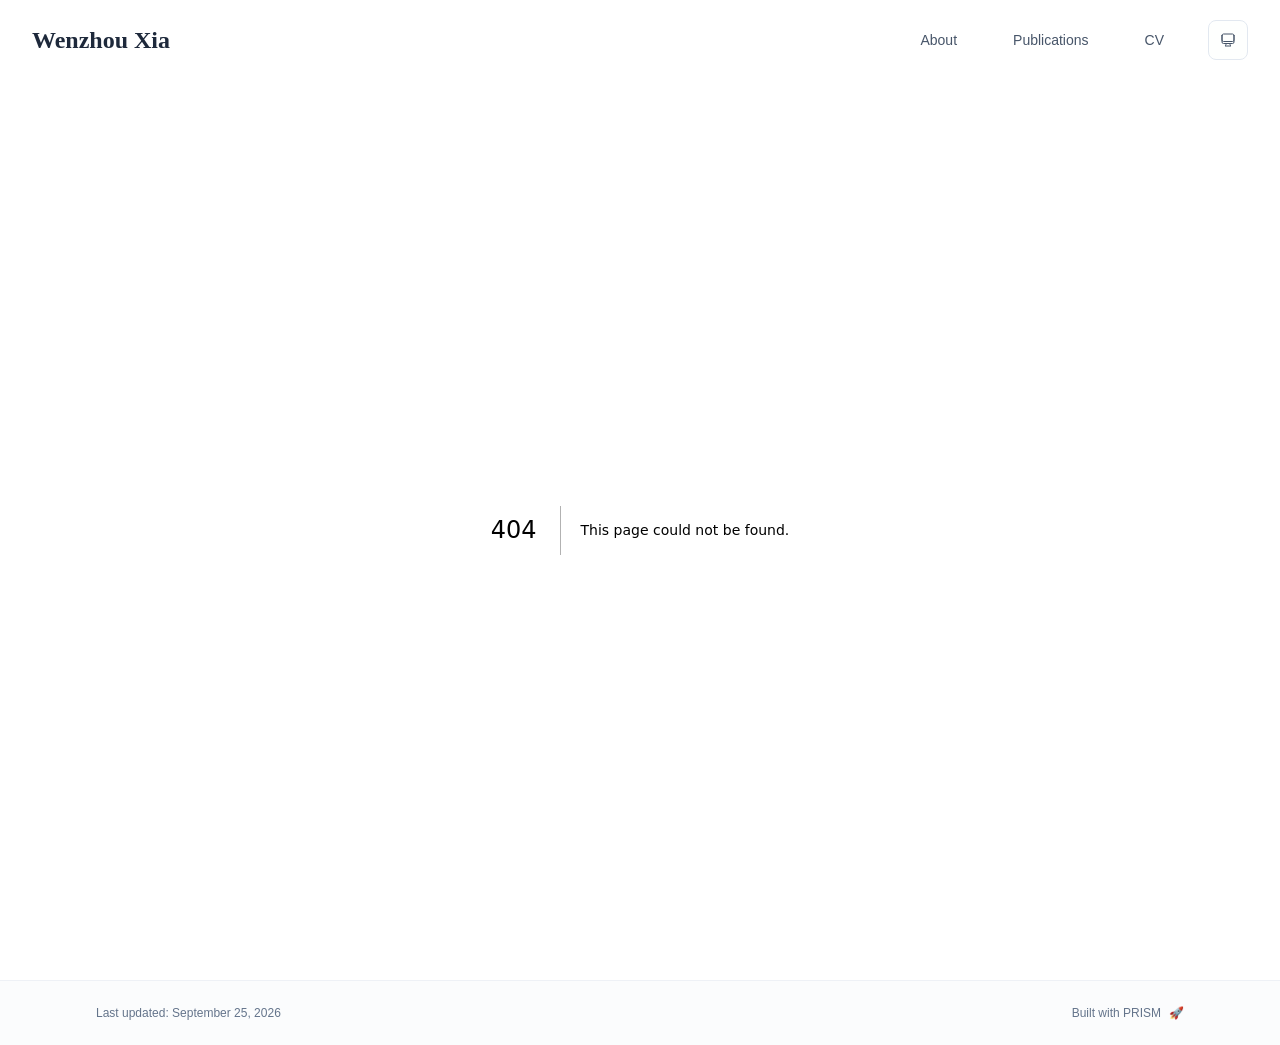
<file: 404/index.html>
<!DOCTYPE html><html lang="en" class="scroll-smooth"><head><meta charSet="utf-8"/><meta name="viewport" content="width=device-width, initial-scale=1"/><link rel="stylesheet" href="/_next/static/css/f3647e94697d3dfa.css" data-precedence="next"/><link rel="preload" as="script" fetchPriority="low" href="/_next/static/chunks/webpack-af78f5c2c11af041.js"/><script src="/_next/static/chunks/4bd1b696-70b6d399998de86a.js" async=""></script><script src="/_next/static/chunks/684-5aaa8290a129f299.js" async=""></script><script src="/_next/static/chunks/main-app-02dca83e96fde3eb.js" async=""></script><script src="/_next/static/chunks/17-9c04c9413a9f9f1f.js" async=""></script><script src="/_next/static/chunks/874-6cc630662f3664af.js" async=""></script><script src="/_next/static/chunks/862-15038af301665bb3.js" async=""></script><script src="/_next/static/chunks/app/layout-b1ac421c84cbbd50.js" async=""></script><meta name="robots" content="noindex"/><title>404: This page could not be found.</title><link rel="icon" href="/favicon.svg" type="image/svg+xml"/><link rel="dns-prefetch" href="https://google-fonts.jialeliu.com"/><link rel="preconnect" href="https://google-fonts.jialeliu.com" crossorigin=""/><link rel="preload" as="style" href="https://google-fonts.jialeliu.com/css2?family=Inter:wght@300;400;500;600;700&amp;family=Crimson+Text:ital,wght@0,400;0,600;1,400&amp;display=swap"/><link rel="stylesheet" id="gfonts-css" href="https://google-fonts.jialeliu.com/css2?family=Inter:wght@300;400;500;600;700&amp;family=Crimson+Text:ital,wght@0,400;0,600;1,400&amp;display=swap" media="print"/><script>
              (function(){
                var l = document.getElementById('gfonts-css');
                if (!l) return;
                if (l.media !== 'all') {
                  l.addEventListener('load', function(){ try { l.media = 'all'; } catch(e){} });
                }
              })();
            </script><noscript><link rel="stylesheet" href="https://google-fonts.jialeliu.com/css2?family=Inter:wght@300;400;500;600;700&amp;family=Crimson+Text:ital,wght@0,400;0,600;1,400&amp;display=swap"/></noscript><script>
              try {
                const theme = localStorage.getItem('theme-storage');
                const parsed = theme ? JSON.parse(theme) : null;
                const setting = parsed?.state?.theme || 'system';
                const prefersDark = typeof window !== 'undefined' && window.matchMedia && window.matchMedia('(prefers-color-scheme: dark)').matches;
                const effective = setting === 'dark' ? 'dark' : (setting === 'light' ? 'light' : (prefersDark ? 'dark' : 'light'));
                var root = document.documentElement;
                root.classList.add(effective);
                root.setAttribute('data-theme', effective);
              } catch (e) {
                var root = document.documentElement;
                root.classList.add('light');
                root.setAttribute('data-theme', 'light');
              }
            </script><title>Wenzhou Xia</title><meta name="description" content="PhD student at Shanghai Jiao Tong University."/><meta name="author" content="Wenzhou Xia"/><meta name="keywords" content="Wenzhou Xia,PhD,Research,Shanghai Jiao Tong University"/><meta name="creator" content="Wenzhou Xia"/><meta name="publisher" content="Wenzhou Xia"/><meta property="og:title" content="Wenzhou Xia"/><meta property="og:description" content="PhD student at Shanghai Jiao Tong University."/><meta property="og:site_name" content="Wenzhou Xia&#x27;s Academic Website"/><meta property="og:locale" content="en_US"/><meta property="og:type" content="website"/><meta name="twitter:card" content="summary"/><meta name="twitter:title" content="Wenzhou Xia"/><meta name="twitter:description" content="PhD student at Shanghai Jiao Tong University."/><link rel="icon" href="/favicon.svg"/><script>document.querySelectorAll('body link[rel="icon"], body link[rel="apple-touch-icon"]').forEach(el => document.head.appendChild(el))</script><script src="/_next/static/chunks/polyfills-42372ed130431b0a.js" noModule=""></script></head><body class="font-sans antialiased"><div style="visibility:hidden"><nav class="fixed top-0 left-0 right-0 z-50" data-headlessui-state=""><div class="transition-all duration-300 ease-out bg-transparent" style="transform:translateY(-100px)"><div class="max-w-7xl mx-auto px-4 sm:px-6 lg:px-8"><div class="flex justify-between items-center h-16 lg:h-20"><div class="flex-shrink-0" tabindex="0"><a class="text-xl lg:text-2xl font-serif font-semibold text-primary hover:text-accent transition-colors duration-200" href="/">Wenzhou Xia</a></div><div class="hidden lg:block"><div class="ml-10 flex items-center space-x-8"><div class="flex items-baseline space-x-8"><a class="relative px-3 py-2 text-sm font-medium transition-all duration-200 rounded hover:bg-accent/10 hover:shadow-sm text-neutral-600 hover:text-primary" href="/"><span class="relative z-10">About</span></a><a class="relative px-3 py-2 text-sm font-medium transition-all duration-200 rounded hover:bg-accent/10 hover:shadow-sm text-neutral-600 hover:text-primary" href="/publications/"><span class="relative z-10">Publications</span></a><a class="relative px-3 py-2 text-sm font-medium transition-all duration-200 rounded hover:bg-accent/10 hover:shadow-sm text-neutral-600 hover:text-primary" href="/cv/"><span class="relative z-10">CV</span></a></div><div class="flex items-center justify-center w-10 h-10 rounded-lg border border-neutral-200 dark:border-[rgba(148,163,184,0.24)] bg-background dark:bg-neutral-800"><div class="w-4 h-4 rounded-full bg-neutral-300 animate-pulse"></div></div></div></div><div class="lg:hidden flex items-center space-x-2"><div class="flex items-center justify-center w-10 h-10 rounded-lg border border-neutral-200 dark:border-[rgba(148,163,184,0.24)] bg-background dark:bg-neutral-800"><div class="w-4 h-4 rounded-full bg-neutral-300 animate-pulse"></div></div><button class="inline-flex items-center justify-center p-2 rounded-md text-neutral-600 hover:text-primary hover:bg-neutral-100 dark:hover:bg-neutral-800 focus:outline-none focus:ring-2 focus:ring-inset focus:ring-accent transition-colors duration-200" id="headlessui-disclosure-button-«R5pdb»" type="button" aria-expanded="false" data-headlessui-state=""><span class="sr-only">Open main menu</span><div><svg xmlns="http://www.w3.org/2000/svg" fill="none" viewBox="0 0 24 24" stroke-width="1.5" stroke="currentColor" aria-hidden="true" data-slot="icon" class="block h-6 w-6"><path stroke-linecap="round" stroke-linejoin="round" d="M3.75 6.75h16.5M3.75 12h16.5m-16.5 5.25h16.5"></path></svg></div></button></div></div></div></div></nav><main class="min-h-screen pt-16 lg:pt-20"><div style="font-family:system-ui,&quot;Segoe UI&quot;,Roboto,Helvetica,Arial,sans-serif,&quot;Apple Color Emoji&quot;,&quot;Segoe UI Emoji&quot;;height:100vh;text-align:center;display:flex;flex-direction:column;align-items:center;justify-content:center"><div><style>body{color:#000;background:#fff;margin:0}.next-error-h1{border-right:1px solid rgba(0,0,0,.3)}@media (prefers-color-scheme:dark){body{color:#fff;background:#000}.next-error-h1{border-right:1px solid rgba(255,255,255,.3)}}</style><h1 class="next-error-h1" style="display:inline-block;margin:0 20px 0 0;padding:0 23px 0 0;font-size:24px;font-weight:500;vertical-align:top;line-height:49px">404</h1><div style="display:inline-block"><h2 style="font-size:14px;font-weight:400;line-height:49px;margin:0">This page could not be found.</h2></div></div></div><!--$--><!--/$--><!--$--><!--/$--></main><footer class="border-t border-neutral-200/50 bg-neutral-50/50 dark:bg-neutral-900/50 dark:border-neutral-700/50"><div class="max-w-6xl mx-auto px-4 sm:px-6 lg:px-8 py-6"><div class="flex flex-col sm:flex-row justify-between items-center gap-2"><p class="text-xs text-neutral-500">Last updated: <!-- -->September 25, 2026</p><p class="text-xs text-neutral-500 flex items-center"><a href="https://github.com/xyjoey/PRISM" target="_blank" rel="noopener noreferrer">Built with PRISM</a><span class="ml-2">🚀</span></p></div></div></footer></div><script src="/_next/static/chunks/webpack-af78f5c2c11af041.js" async=""></script><script>(self.__next_f=self.__next_f||[]).push([0])</script><script>self.__next_f.push([1,"1:\"$Sreact.fragment\"\n2:I[3719,[\"17\",\"static/chunks/17-9c04c9413a9f9f1f.js\",\"874\",\"static/chunks/874-6cc630662f3664af.js\",\"862\",\"static/chunks/862-15038af301665bb3.js\",\"177\",\"static/chunks/app/layout-b1ac421c84cbbd50.js\"],\"ThemeProvider\"]\n3:I[768,[\"17\",\"static/chunks/17-9c04c9413a9f9f1f.js\",\"874\",\"static/chunks/874-6cc630662f3664af.js\",\"862\",\"static/chunks/862-15038af301665bb3.js\",\"177\",\"static/chunks/app/layout-b1ac421c84cbbd50.js\"],\"default\"]\n4:I[7555,[],\"\"]\n5:I[1295,[],\"\"]\n6:I[2548,[\"17\",\"static/chunks/17-9c04c9413a9f9f1f.js\",\"874\",\"static/chunks/874-6cc630662f3664af.js\",\"862\",\"static/chunks/862-15038af301665bb3.js\",\"177\",\"static/chunks/app/layout-b1ac421c84cbbd50.js\"],\"default\"]\n7:I[9665,[],\"MetadataBoundary\"]\n9:I[9665,[],\"OutletBoundary\"]\nc:I[4911,[],\"AsyncMetadataOutlet\"]\ne:I[9665,[],\"ViewportBoundary\"]\n10:I[6614,[],\"\"]\n:HL[\"/_next/static/css/f3647e94697d3dfa.css\",\"style\"]\n"])</script><script>self.__next_f.push([1,"0:{\"P\":null,\"b\":\"ZpQp8uj5xEK7zboBnQFbB\",\"p\":\"\",\"c\":[\"\",\"_not-found\",\"\"],\"i\":false,\"f\":[[[\"\",{\"children\":[\"/_not-found\",{\"children\":[\"__PAGE__\",{}]}]},\"$undefined\",\"$undefined\",true],[\"\",[\"$\",\"$1\",\"c\",{\"children\":[[[\"$\",\"link\",\"0\",{\"rel\":\"stylesheet\",\"href\":\"/_next/static/css/f3647e94697d3dfa.css\",\"precedence\":\"next\",\"crossOrigin\":\"$undefined\",\"nonce\":\"$undefined\"}]],[\"$\",\"html\",null,{\"lang\":\"en\",\"className\":\"scroll-smooth\",\"suppressHydrationWarning\":true,\"children\":[[\"$\",\"head\",null,{\"children\":[[\"$\",\"link\",null,{\"rel\":\"icon\",\"href\":\"/favicon.svg\",\"type\":\"image/svg+xml\"}],[\"$\",\"link\",null,{\"rel\":\"dns-prefetch\",\"href\":\"https://google-fonts.jialeliu.com\"}],[\"$\",\"link\",null,{\"rel\":\"preconnect\",\"href\":\"https://google-fonts.jialeliu.com\",\"crossOrigin\":\"\"}],[\"$\",\"link\",null,{\"rel\":\"preload\",\"as\":\"style\",\"href\":\"https://google-fonts.jialeliu.com/css2?family=Inter:wght@300;400;500;600;700\u0026family=Crimson+Text:ital,wght@0,400;0,600;1,400\u0026display=swap\"}],[\"$\",\"link\",null,{\"rel\":\"stylesheet\",\"id\":\"gfonts-css\",\"href\":\"https://google-fonts.jialeliu.com/css2?family=Inter:wght@300;400;500;600;700\u0026family=Crimson+Text:ital,wght@0,400;0,600;1,400\u0026display=swap\",\"media\":\"print\"}],[\"$\",\"script\",null,{\"dangerouslySetInnerHTML\":{\"__html\":\"\\n              (function(){\\n                var l = document.getElementById('gfonts-css');\\n                if (!l) return;\\n                if (l.media !== 'all') {\\n                  l.addEventListener('load', function(){ try { l.media = 'all'; } catch(e){} });\\n                }\\n              })();\\n            \"}}],[\"$\",\"noscript\",null,{\"children\":[\"$\",\"link\",null,{\"rel\":\"stylesheet\",\"href\":\"https://google-fonts.jialeliu.com/css2?family=Inter:wght@300;400;500;600;700\u0026family=Crimson+Text:ital,wght@0,400;0,600;1,400\u0026display=swap\"}]}],[\"$\",\"script\",null,{\"dangerouslySetInnerHTML\":{\"__html\":\"\\n              try {\\n                const theme = localStorage.getItem('theme-storage');\\n                const parsed = theme ? JSON.parse(theme) : null;\\n                const setting = parsed?.state?.theme || 'system';\\n                const prefersDark = typeof window !== 'undefined' \u0026\u0026 window.matchMedia \u0026\u0026 window.matchMedia('(prefers-color-scheme: dark)').matches;\\n                const effective = setting === 'dark' ? 'dark' : (setting === 'light' ? 'light' : (prefersDark ? 'dark' : 'light'));\\n                var root = document.documentElement;\\n                root.classList.add(effective);\\n                root.setAttribute('data-theme', effective);\\n              } catch (e) {\\n                var root = document.documentElement;\\n                root.classList.add('light');\\n                root.setAttribute('data-theme', 'light');\\n              }\\n            \"}}]]}],[\"$\",\"body\",null,{\"className\":\"font-sans antialiased\",\"children\":[\"$\",\"$L2\",null,{\"children\":[[\"$\",\"$L3\",null,{\"items\":[{\"title\":\"About\",\"type\":\"page\",\"target\":\"about\",\"href\":\"/\"},{\"title\":\"Publications\",\"type\":\"page\",\"target\":\"publications\",\"href\":\"/publications\"},{\"title\":\"CV\",\"type\":\"page\",\"target\":\"cv\",\"href\":\"/cv\"}],\"siteTitle\":\"Wenzhou Xia\",\"enableOnePageMode\":false}],[\"$\",\"main\",null,{\"className\":\"min-h-screen pt-16 lg:pt-20\",\"children\":[\"$\",\"$L4\",null,{\"parallelRouterKey\":\"children\",\"error\":\"$undefined\",\"errorStyles\":\"$undefined\",\"errorScripts\":\"$undefined\",\"template\":[\"$\",\"$L5\",null,{}],\"templateStyles\":\"$undefined\",\"templateScripts\":\"$undefined\",\"notFound\":[[[\"$\",\"title\",null,{\"children\":\"404: This page could not be found.\"}],[\"$\",\"div\",null,{\"style\":{\"fontFamily\":\"system-ui,\\\"Segoe UI\\\",Roboto,Helvetica,Arial,sans-serif,\\\"Apple Color Emoji\\\",\\\"Segoe UI Emoji\\\"\",\"height\":\"100vh\",\"textAlign\":\"center\",\"display\":\"flex\",\"flexDirection\":\"column\",\"alignItems\":\"center\",\"justifyContent\":\"center\"},\"children\":[\"$\",\"div\",null,{\"children\":[[\"$\",\"style\",null,{\"dangerouslySetInnerHTML\":{\"__html\":\"body{color:#000;background:#fff;margin:0}.next-error-h1{border-right:1px solid rgba(0,0,0,.3)}@media (prefers-color-scheme:dark){body{color:#fff;background:#000}.next-error-h1{border-right:1px solid rgba(255,255,255,.3)}}\"}}],[\"$\",\"h1\",null,{\"className\":\"next-error-h1\",\"style\":{\"display\":\"inline-block\",\"margin\":\"0 20px 0 0\",\"padding\":\"0 23px 0 0\",\"fontSize\":24,\"fontWeight\":500,\"verticalAlign\":\"top\",\"lineHeight\":\"49px\"},\"children\":404}],[\"$\",\"div\",null,{\"style\":{\"display\":\"inline-block\"},\"children\":[\"$\",\"h2\",null,{\"style\":{\"fontSize\":14,\"fontWeight\":400,\"lineHeight\":\"49px\",\"margin\":0},\"children\":\"This page could not be found.\"}]}]]}]}]],[]],\"forbidden\":\"$undefined\",\"unauthorized\":\"$undefined\"}]}],[\"$\",\"$L6\",null,{\"lastUpdated\":\"September 25, 2026\"}]]}]}]]}]]}],{\"children\":[\"/_not-found\",[\"$\",\"$1\",\"c\",{\"children\":[null,[\"$\",\"$L4\",null,{\"parallelRouterKey\":\"children\",\"error\":\"$undefined\",\"errorStyles\":\"$undefined\",\"errorScripts\":\"$undefined\",\"template\":[\"$\",\"$L5\",null,{}],\"templateStyles\":\"$undefined\",\"templateScripts\":\"$undefined\",\"notFound\":\"$undefined\",\"forbidden\":\"$undefined\",\"unauthorized\":\"$undefined\"}]]}],{\"children\":[\"__PAGE__\",[\"$\",\"$1\",\"c\",{\"children\":[[[\"$\",\"title\",null,{\"children\":\"404: This page could not be found.\"}],[\"$\",\"div\",null,{\"style\":\"$0:f:0:1:1:props:children:1:props:children:1:props:children:props:children:1:props:children:props:notFound:0:1:props:style\",\"children\":[\"$\",\"div\",null,{\"children\":[[\"$\",\"style\",null,{\"dangerouslySetInnerHTML\":{\"__html\":\"body{color:#000;background:#fff;margin:0}.next-error-h1{border-right:1px solid rgba(0,0,0,.3)}@media (prefers-color-scheme:dark){body{color:#fff;background:#000}.next-error-h1{border-right:1px solid rgba(255,255,255,.3)}}\"}}],[\"$\",\"h1\",null,{\"className\":\"next-error-h1\",\"style\":\"$0:f:0:1:1:props:children:1:props:children:1:props:children:props:children:1:props:children:props:notFound:0:1:props:children:props:children:1:props:style\",\"children\":404}],[\"$\",\"div\",null,{\"style\":\"$0:f:0:1:1:props:children:1:props:children:1:props:children:props:children:1:props:children:props:notFound:0:1:props:children:props:children:2:props:style\",\"children\":[\"$\",\"h2\",null,{\"style\":\"$0:f:0:1:1:props:children:1:props:children:1:props:children:props:children:1:props:children:props:notFound:0:1:props:children:props:children:2:props:children:props:style\",\"children\":\"This page could not be found.\"}]}]]}]}]],[\"$\",\"$L7\",null,{\"children\":\"$L8\"}],null,[\"$\",\"$L9\",null,{\"children\":[\"$La\",\"$Lb\",[\"$\",\"$Lc\",null,{\"promise\":\"$@d\"}]]}]]}],{},null,false]},null,false]},null,false],[\"$\",\"$1\",\"h\",{\"children\":[[\"$\",\"meta\",null,{\"name\":\"robots\",\"content\":\"noindex\"}],[\"$\",\"$1\",\"xrgS9yC8O55WOR0J-I7bX\",{\"children\":[[\"$\",\"$Le\",null,{\"children\":\"$Lf\"}],null]}],null]}],false]],\"m\":\"$undefined\",\"G\":[\"$10\",\"$undefined\"],\"s\":false,\"S\":true}\n"])</script><script>self.__next_f.push([1,"11:\"$Sreact.suspense\"\n12:I[4911,[],\"AsyncMetadata\"]\n8:[\"$\",\"$11\",null,{\"fallback\":null,\"children\":[\"$\",\"$L12\",null,{\"promise\":\"$@13\"}]}]\n"])</script><script>self.__next_f.push([1,"b:null\n"])</script><script>self.__next_f.push([1,"f:[[\"$\",\"meta\",\"0\",{\"charSet\":\"utf-8\"}],[\"$\",\"meta\",\"1\",{\"name\":\"viewport\",\"content\":\"width=device-width, initial-scale=1\"}]]\na:null\n"])</script><script>self.__next_f.push([1,"13:{\"metadata\":[[\"$\",\"title\",\"0\",{\"children\":\"Wenzhou Xia\"}],[\"$\",\"meta\",\"1\",{\"name\":\"description\",\"content\":\"PhD student at Shanghai Jiao Tong University.\"}],[\"$\",\"meta\",\"2\",{\"name\":\"author\",\"content\":\"Wenzhou Xia\"}],[\"$\",\"meta\",\"3\",{\"name\":\"keywords\",\"content\":\"Wenzhou Xia,PhD,Research,Shanghai Jiao Tong University\"}],[\"$\",\"meta\",\"4\",{\"name\":\"creator\",\"content\":\"Wenzhou Xia\"}],[\"$\",\"meta\",\"5\",{\"name\":\"publisher\",\"content\":\"Wenzhou Xia\"}],[\"$\",\"meta\",\"6\",{\"property\":\"og:title\",\"content\":\"Wenzhou Xia\"}],[\"$\",\"meta\",\"7\",{\"property\":\"og:description\",\"content\":\"PhD student at Shanghai Jiao Tong University.\"}],[\"$\",\"meta\",\"8\",{\"property\":\"og:site_name\",\"content\":\"Wenzhou Xia's Academic Website\"}],[\"$\",\"meta\",\"9\",{\"property\":\"og:locale\",\"content\":\"en_US\"}],[\"$\",\"meta\",\"10\",{\"property\":\"og:type\",\"content\":\"website\"}],[\"$\",\"meta\",\"11\",{\"name\":\"twitter:card\",\"content\":\"summary\"}],[\"$\",\"meta\",\"12\",{\"name\":\"twitter:title\",\"content\":\"Wenzhou Xia\"}],[\"$\",\"meta\",\"13\",{\"name\":\"twitter:description\",\"content\":\"PhD student at Shanghai Jiao Tong University.\"}],[\"$\",\"link\",\"14\",{\"rel\":\"icon\",\"href\":\"/favicon.svg\"}]],\"error\":null,\"digest\":\"$undefined\"}\nd:{\"metadata\":\"$13:metadata\",\"error\":null,\"digest\":\"$undefined\"}\n"])</script></body></html>
</file>
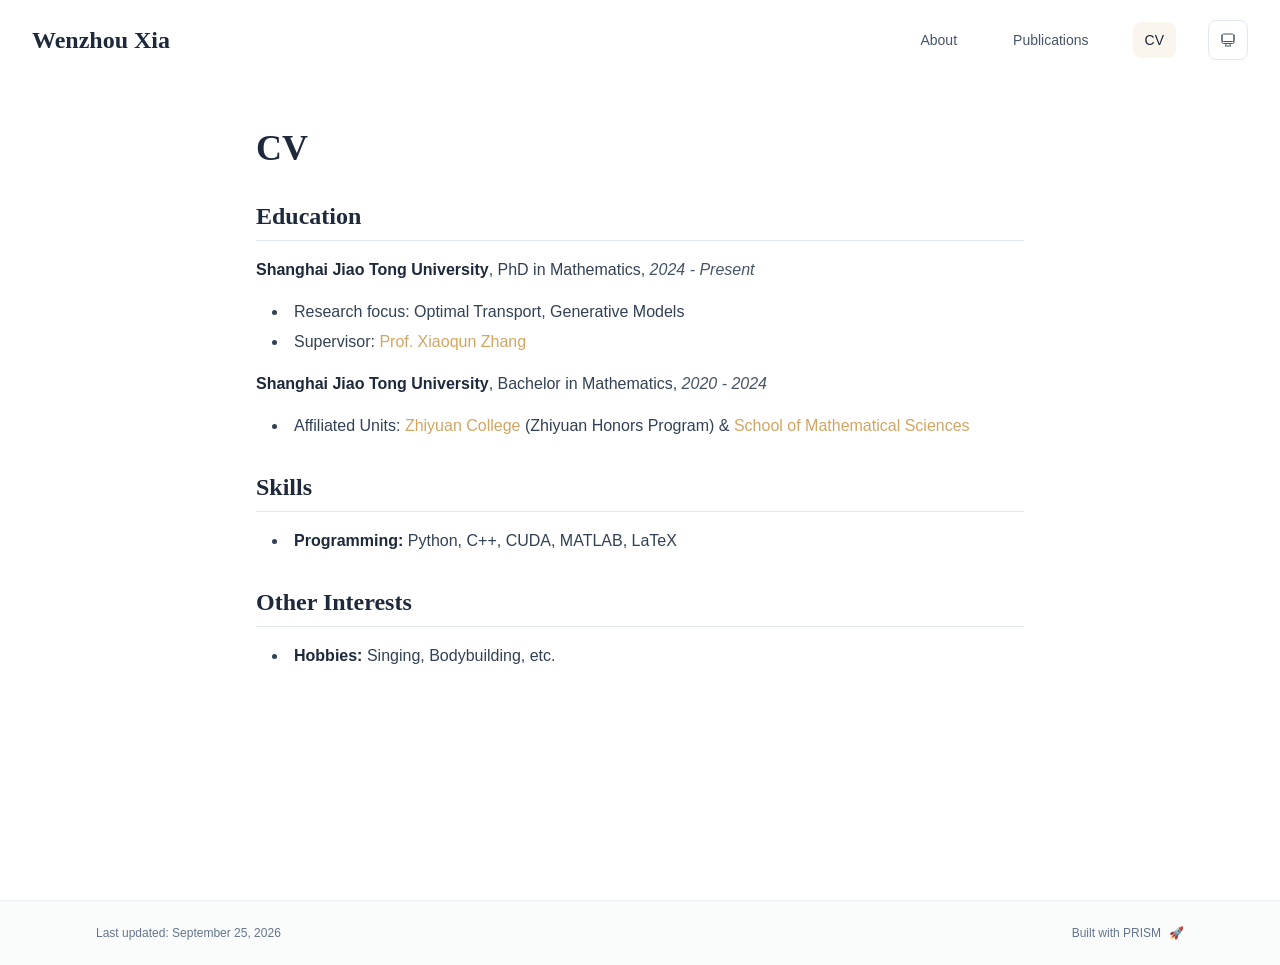
<file: cv/index.html>
<!DOCTYPE html><html lang="en" class="scroll-smooth"><head><meta charSet="utf-8"/><meta name="viewport" content="width=device-width, initial-scale=1"/><link rel="stylesheet" href="/_next/static/css/f3647e94697d3dfa.css" data-precedence="next"/><link rel="preload" as="script" fetchPriority="low" href="/_next/static/chunks/webpack-af78f5c2c11af041.js"/><script src="/_next/static/chunks/4bd1b696-70b6d399998de86a.js" async=""></script><script src="/_next/static/chunks/684-5aaa8290a129f299.js" async=""></script><script src="/_next/static/chunks/main-app-02dca83e96fde3eb.js" async=""></script><script src="/_next/static/chunks/17-9c04c9413a9f9f1f.js" async=""></script><script src="/_next/static/chunks/874-6cc630662f3664af.js" async=""></script><script src="/_next/static/chunks/862-15038af301665bb3.js" async=""></script><script src="/_next/static/chunks/app/layout-b1ac421c84cbbd50.js" async=""></script><script src="/_next/static/chunks/280-9e81be7230b008f0.js" async=""></script><script src="/_next/static/chunks/748-d9468886b5b2cb7b.js" async=""></script><script src="/_next/static/chunks/app/%5Bslug%5D/page-832875feefd19419.js" async=""></script><link rel="icon" href="/favicon.svg" type="image/svg+xml"/><link rel="dns-prefetch" href="https://google-fonts.jialeliu.com"/><link rel="preconnect" href="https://google-fonts.jialeliu.com" crossorigin=""/><link rel="preload" as="style" href="https://google-fonts.jialeliu.com/css2?family=Inter:wght@300;400;500;600;700&amp;family=Crimson+Text:ital,wght@0,400;0,600;1,400&amp;display=swap"/><link rel="stylesheet" id="gfonts-css" href="https://google-fonts.jialeliu.com/css2?family=Inter:wght@300;400;500;600;700&amp;family=Crimson+Text:ital,wght@0,400;0,600;1,400&amp;display=swap" media="print"/><script>
              (function(){
                var l = document.getElementById('gfonts-css');
                if (!l) return;
                if (l.media !== 'all') {
                  l.addEventListener('load', function(){ try { l.media = 'all'; } catch(e){} });
                }
              })();
            </script><noscript><link rel="stylesheet" href="https://google-fonts.jialeliu.com/css2?family=Inter:wght@300;400;500;600;700&amp;family=Crimson+Text:ital,wght@0,400;0,600;1,400&amp;display=swap"/></noscript><script>
              try {
                const theme = localStorage.getItem('theme-storage');
                const parsed = theme ? JSON.parse(theme) : null;
                const setting = parsed?.state?.theme || 'system';
                const prefersDark = typeof window !== 'undefined' && window.matchMedia && window.matchMedia('(prefers-color-scheme: dark)').matches;
                const effective = setting === 'dark' ? 'dark' : (setting === 'light' ? 'light' : (prefersDark ? 'dark' : 'light'));
                var root = document.documentElement;
                root.classList.add(effective);
                root.setAttribute('data-theme', effective);
              } catch (e) {
                var root = document.documentElement;
                root.classList.add('light');
                root.setAttribute('data-theme', 'light');
              }
            </script><title>CV | Wenzhou Xia</title><meta name="author" content="Wenzhou Xia"/><meta name="keywords" content="Wenzhou Xia,PhD,Research,Shanghai Jiao Tong University"/><meta name="creator" content="Wenzhou Xia"/><meta name="publisher" content="Wenzhou Xia"/><meta property="og:title" content="Wenzhou Xia"/><meta property="og:description" content="PhD student at Shanghai Jiao Tong University."/><meta property="og:site_name" content="Wenzhou Xia&#x27;s Academic Website"/><meta property="og:locale" content="en_US"/><meta property="og:type" content="website"/><meta name="twitter:card" content="summary"/><meta name="twitter:title" content="Wenzhou Xia"/><meta name="twitter:description" content="PhD student at Shanghai Jiao Tong University."/><link rel="icon" href="/favicon.svg"/><script>document.querySelectorAll('body link[rel="icon"], body link[rel="apple-touch-icon"]').forEach(el => document.head.appendChild(el))</script><script src="/_next/static/chunks/polyfills-42372ed130431b0a.js" noModule=""></script></head><body class="font-sans antialiased"><div style="visibility:hidden"><nav class="fixed top-0 left-0 right-0 z-50" data-headlessui-state=""><div class="transition-all duration-300 ease-out bg-transparent" style="transform:translateY(-100px)"><div class="max-w-7xl mx-auto px-4 sm:px-6 lg:px-8"><div class="flex justify-between items-center h-16 lg:h-20"><div class="flex-shrink-0" tabindex="0"><a class="text-xl lg:text-2xl font-serif font-semibold text-primary hover:text-accent transition-colors duration-200" href="/">Wenzhou Xia</a></div><div class="hidden lg:block"><div class="ml-10 flex items-center space-x-8"><div class="flex items-baseline space-x-8"><a class="relative px-3 py-2 text-sm font-medium transition-all duration-200 rounded hover:bg-accent/10 hover:shadow-sm text-neutral-600 hover:text-primary" href="/"><span class="relative z-10">About</span></a><a class="relative px-3 py-2 text-sm font-medium transition-all duration-200 rounded hover:bg-accent/10 hover:shadow-sm text-neutral-600 hover:text-primary" href="/publications/"><span class="relative z-10">Publications</span></a><a class="relative px-3 py-2 text-sm font-medium transition-all duration-200 rounded hover:bg-accent/10 hover:shadow-sm text-primary" href="/cv/"><span class="relative z-10">CV</span><div class="absolute inset-0 bg-accent/10 rounded-lg"></div></a></div><div class="flex items-center justify-center w-10 h-10 rounded-lg border border-neutral-200 dark:border-[rgba(148,163,184,0.24)] bg-background dark:bg-neutral-800"><div class="w-4 h-4 rounded-full bg-neutral-300 animate-pulse"></div></div></div></div><div class="lg:hidden flex items-center space-x-2"><div class="flex items-center justify-center w-10 h-10 rounded-lg border border-neutral-200 dark:border-[rgba(148,163,184,0.24)] bg-background dark:bg-neutral-800"><div class="w-4 h-4 rounded-full bg-neutral-300 animate-pulse"></div></div><button class="inline-flex items-center justify-center p-2 rounded-md text-neutral-600 hover:text-primary hover:bg-neutral-100 dark:hover:bg-neutral-800 focus:outline-none focus:ring-2 focus:ring-inset focus:ring-accent transition-colors duration-200" id="headlessui-disclosure-button-«R5pdb»" type="button" aria-expanded="false" data-headlessui-state=""><span class="sr-only">Open main menu</span><div><svg xmlns="http://www.w3.org/2000/svg" fill="none" viewBox="0 0 24 24" stroke-width="1.5" stroke="currentColor" aria-hidden="true" data-slot="icon" class="block h-6 w-6"><path stroke-linecap="round" stroke-linejoin="round" d="M3.75 6.75h16.5M3.75 12h16.5m-16.5 5.25h16.5"></path></svg></div></button></div></div></div></div></nav><main class="min-h-screen pt-16 lg:pt-20"><div class="max-w-4xl mx-auto px-4 sm:px-6 lg:px-8 py-12"><div class="max-w-3xl mx-auto" style="opacity:0;transform:translateY(20px)"><h1 class="text-4xl font-serif font-bold text-primary mb-4">CV</h1><div class="text-neutral-700 dark:text-neutral-600 leading-relaxed"><h2 class="text-2xl font-serif font-bold text-primary mt-8 mb-4 border-b border-neutral-200 dark:border-neutral-800 pb-2">Education</h2>
<p class="mb-4 last:mb-0"><strong class="font-semibold text-primary">Shanghai Jiao Tong University</strong>, PhD in Mathematics, <em class="italic text-neutral-600 dark:text-neutral-500">2024 - Present</em></p>
<ul class="list-disc list-inside mb-4 space-y-1 ml-4">
<li class="mb-1">Research focus: Optimal Transport, Generative Models</li>
<li class="mb-1">Supervisor: <a href="https://math.sjtu.edu.cn/faculty/xqzhang/" node="[object Object]" target="_blank" rel="noopener noreferrer" class="text-accent font-medium hover:underline transition-colors">Prof. Xiaoqun Zhang</a></li>
</ul>
<p class="mb-4 last:mb-0"><strong class="font-semibold text-primary">Shanghai Jiao Tong University</strong>, Bachelor in Mathematics, <em class="italic text-neutral-600 dark:text-neutral-500">2020 - 2024</em></p>
<ul class="list-disc list-inside mb-4 space-y-1 ml-4">
<li class="mb-1">Affiliated Units: <a href="https://zhiyuan.sjtu.edu.cn/html/zhiyuan/index.php" node="[object Object]" target="_blank" rel="noopener noreferrer" class="text-accent font-medium hover:underline transition-colors">Zhiyuan College</a> (Zhiyuan Honors Program) &amp; <a href="https://math.sjtu.edu.cn/Default/index/" node="[object Object]" target="_blank" rel="noopener noreferrer" class="text-accent font-medium hover:underline transition-colors">School of Mathematical Sciences</a></li>
</ul>
<h2 class="text-2xl font-serif font-bold text-primary mt-8 mb-4 border-b border-neutral-200 dark:border-neutral-800 pb-2">Skills</h2>
<ul class="list-disc list-inside mb-4 space-y-1 ml-4">
<li class="mb-1"><strong class="font-semibold text-primary">Programming:</strong> Python, C++, CUDA, MATLAB, LaTeX</li>
</ul>
<h2 class="text-2xl font-serif font-bold text-primary mt-8 mb-4 border-b border-neutral-200 dark:border-neutral-800 pb-2">Other Interests</h2>
<ul class="list-disc list-inside mb-4 space-y-1 ml-4">
<li class="mb-1"><strong class="font-semibold text-primary">Hobbies:</strong> Singing, Bodybuilding, etc.</li>
</ul></div></div></div><!--$--><!--/$--><!--$--><!--/$--></main><footer class="border-t border-neutral-200/50 bg-neutral-50/50 dark:bg-neutral-900/50 dark:border-neutral-700/50"><div class="max-w-6xl mx-auto px-4 sm:px-6 lg:px-8 py-6"><div class="flex flex-col sm:flex-row justify-between items-center gap-2"><p class="text-xs text-neutral-500">Last updated: <!-- -->September 25, 2026</p><p class="text-xs text-neutral-500 flex items-center"><a href="https://github.com/xyjoey/PRISM" target="_blank" rel="noopener noreferrer">Built with PRISM</a><span class="ml-2">🚀</span></p></div></div></footer></div><script src="/_next/static/chunks/webpack-af78f5c2c11af041.js" async=""></script><script>(self.__next_f=self.__next_f||[]).push([0])</script><script>self.__next_f.push([1,"1:\"$Sreact.fragment\"\n2:I[3719,[\"17\",\"static/chunks/17-9c04c9413a9f9f1f.js\",\"874\",\"static/chunks/874-6cc630662f3664af.js\",\"862\",\"static/chunks/862-15038af301665bb3.js\",\"177\",\"static/chunks/app/layout-b1ac421c84cbbd50.js\"],\"ThemeProvider\"]\n3:I[768,[\"17\",\"static/chunks/17-9c04c9413a9f9f1f.js\",\"874\",\"static/chunks/874-6cc630662f3664af.js\",\"862\",\"static/chunks/862-15038af301665bb3.js\",\"177\",\"static/chunks/app/layout-b1ac421c84cbbd50.js\"],\"default\"]\n4:I[7555,[],\"\"]\n5:I[1295,[],\"\"]\n6:I[2548,[\"17\",\"static/chunks/17-9c04c9413a9f9f1f.js\",\"874\",\"static/chunks/874-6cc630662f3664af.js\",\"862\",\"static/chunks/862-15038af301665bb3.js\",\"177\",\"static/chunks/app/layout-b1ac421c84cbbd50.js\"],\"default\"]\n8:I[9665,[],\"MetadataBoundary\"]\na:I[9665,[],\"OutletBoundary\"]\nd:I[4911,[],\"AsyncMetadataOutlet\"]\nf:I[9665,[],\"ViewportBoundary\"]\n11:I[6614,[],\"\"]\n:HL[\"/_next/static/css/f3647e94697d3dfa.css\",\"style\"]\n"])</script><script>self.__next_f.push([1,"0:{\"P\":null,\"b\":\"ZpQp8uj5xEK7zboBnQFbB\",\"p\":\"\",\"c\":[\"\",\"cv\",\"\"],\"i\":false,\"f\":[[[\"\",{\"children\":[[\"slug\",\"cv\",\"d\"],{\"children\":[\"__PAGE__\",{}]}]},\"$undefined\",\"$undefined\",true],[\"\",[\"$\",\"$1\",\"c\",{\"children\":[[[\"$\",\"link\",\"0\",{\"rel\":\"stylesheet\",\"href\":\"/_next/static/css/f3647e94697d3dfa.css\",\"precedence\":\"next\",\"crossOrigin\":\"$undefined\",\"nonce\":\"$undefined\"}]],[\"$\",\"html\",null,{\"lang\":\"en\",\"className\":\"scroll-smooth\",\"suppressHydrationWarning\":true,\"children\":[[\"$\",\"head\",null,{\"children\":[[\"$\",\"link\",null,{\"rel\":\"icon\",\"href\":\"/favicon.svg\",\"type\":\"image/svg+xml\"}],[\"$\",\"link\",null,{\"rel\":\"dns-prefetch\",\"href\":\"https://google-fonts.jialeliu.com\"}],[\"$\",\"link\",null,{\"rel\":\"preconnect\",\"href\":\"https://google-fonts.jialeliu.com\",\"crossOrigin\":\"\"}],[\"$\",\"link\",null,{\"rel\":\"preload\",\"as\":\"style\",\"href\":\"https://google-fonts.jialeliu.com/css2?family=Inter:wght@300;400;500;600;700\u0026family=Crimson+Text:ital,wght@0,400;0,600;1,400\u0026display=swap\"}],[\"$\",\"link\",null,{\"rel\":\"stylesheet\",\"id\":\"gfonts-css\",\"href\":\"https://google-fonts.jialeliu.com/css2?family=Inter:wght@300;400;500;600;700\u0026family=Crimson+Text:ital,wght@0,400;0,600;1,400\u0026display=swap\",\"media\":\"print\"}],[\"$\",\"script\",null,{\"dangerouslySetInnerHTML\":{\"__html\":\"\\n              (function(){\\n                var l = document.getElementById('gfonts-css');\\n                if (!l) return;\\n                if (l.media !== 'all') {\\n                  l.addEventListener('load', function(){ try { l.media = 'all'; } catch(e){} });\\n                }\\n              })();\\n            \"}}],[\"$\",\"noscript\",null,{\"children\":[\"$\",\"link\",null,{\"rel\":\"stylesheet\",\"href\":\"https://google-fonts.jialeliu.com/css2?family=Inter:wght@300;400;500;600;700\u0026family=Crimson+Text:ital,wght@0,400;0,600;1,400\u0026display=swap\"}]}],[\"$\",\"script\",null,{\"dangerouslySetInnerHTML\":{\"__html\":\"\\n              try {\\n                const theme = localStorage.getItem('theme-storage');\\n                const parsed = theme ? JSON.parse(theme) : null;\\n                const setting = parsed?.state?.theme || 'system';\\n                const prefersDark = typeof window !== 'undefined' \u0026\u0026 window.matchMedia \u0026\u0026 window.matchMedia('(prefers-color-scheme: dark)').matches;\\n                const effective = setting === 'dark' ? 'dark' : (setting === 'light' ? 'light' : (prefersDark ? 'dark' : 'light'));\\n                var root = document.documentElement;\\n                root.classList.add(effective);\\n                root.setAttribute('data-theme', effective);\\n              } catch (e) {\\n                var root = document.documentElement;\\n                root.classList.add('light');\\n                root.setAttribute('data-theme', 'light');\\n              }\\n            \"}}]]}],[\"$\",\"body\",null,{\"className\":\"font-sans antialiased\",\"children\":[\"$\",\"$L2\",null,{\"children\":[[\"$\",\"$L3\",null,{\"items\":[{\"title\":\"About\",\"type\":\"page\",\"target\":\"about\",\"href\":\"/\"},{\"title\":\"Publications\",\"type\":\"page\",\"target\":\"publications\",\"href\":\"/publications\"},{\"title\":\"CV\",\"type\":\"page\",\"target\":\"cv\",\"href\":\"/cv\"}],\"siteTitle\":\"Wenzhou Xia\",\"enableOnePageMode\":false}],[\"$\",\"main\",null,{\"className\":\"min-h-screen pt-16 lg:pt-20\",\"children\":[\"$\",\"$L4\",null,{\"parallelRouterKey\":\"children\",\"error\":\"$undefined\",\"errorStyles\":\"$undefined\",\"errorScripts\":\"$undefined\",\"template\":[\"$\",\"$L5\",null,{}],\"templateStyles\":\"$undefined\",\"templateScripts\":\"$undefined\",\"notFound\":[[[\"$\",\"title\",null,{\"children\":\"404: This page could not be found.\"}],[\"$\",\"div\",null,{\"style\":{\"fontFamily\":\"system-ui,\\\"Segoe UI\\\",Roboto,Helvetica,Arial,sans-serif,\\\"Apple Color Emoji\\\",\\\"Segoe UI Emoji\\\"\",\"height\":\"100vh\",\"textAlign\":\"center\",\"display\":\"flex\",\"flexDirection\":\"column\",\"alignItems\":\"center\",\"justifyContent\":\"center\"},\"children\":[\"$\",\"div\",null,{\"children\":[[\"$\",\"style\",null,{\"dangerouslySetInnerHTML\":{\"__html\":\"body{color:#000;background:#fff;margin:0}.next-error-h1{border-right:1px solid rgba(0,0,0,.3)}@media (prefers-color-scheme:dark){body{color:#fff;background:#000}.next-error-h1{border-right:1px solid rgba(255,255,255,.3)}}\"}}],[\"$\",\"h1\",null,{\"className\":\"next-error-h1\",\"style\":{\"display\":\"inline-block\",\"margin\":\"0 20px 0 0\",\"padding\":\"0 23px 0 0\",\"fontSize\":24,\"fontWeight\":500,\"verticalAlign\":\"top\",\"lineHeight\":\"49px\"},\"children\":404}],[\"$\",\"div\",null,{\"style\":{\"display\":\"inline-block\"},\"children\":[\"$\",\"h2\",null,{\"style\":{\"fontSize\":14,\"fontWeight\":400,\"lineHeight\":\"49px\",\"margin\":0},\"children\":\"This page could not be found.\"}]}]]}]}]],[]],\"forbidden\":\"$undefined\",\"unauthorized\":\"$undefined\"}]}],[\"$\",\"$L6\",null,{\"lastUpdated\":\"September 25, 2026\"}]]}]}]]}]]}],{\"children\":[[\"slug\",\"cv\",\"d\"],[\"$\",\"$1\",\"c\",{\"children\":[null,[\"$\",\"$L4\",null,{\"parallelRouterKey\":\"children\",\"error\":\"$undefined\",\"errorStyles\":\"$undefined\",\"errorScripts\":\"$undefined\",\"template\":[\"$\",\"$L5\",null,{}],\"templateStyles\":\"$undefined\",\"templateScripts\":\"$undefined\",\"notFound\":\"$undefined\",\"forbidden\":\"$undefined\",\"unauthorized\":\"$undefined\"}]]}],{\"children\":[\"__PAGE__\",[\"$\",\"$1\",\"c\",{\"children\":[\"$L7\",[\"$\",\"$L8\",null,{\"children\":\"$L9\"}],null,[\"$\",\"$La\",null,{\"children\":[\"$Lb\",\"$Lc\",[\"$\",\"$Ld\",null,{\"promise\":\"$@e\"}]]}]]}],{},null,false]},null,false]},null,false],[\"$\",\"$1\",\"h\",{\"children\":[null,[\"$\",\"$1\",\"V5lNNjvoA4vRgvduTgLXx\",{\"children\":[[\"$\",\"$Lf\",null,{\"children\":\"$L10\"}],null]}],null]}],false]],\"m\":\"$undefined\",\"G\":[\"$11\",\"$undefined\"],\"s\":false,\"S\":true}\n"])</script><script>self.__next_f.push([1,"12:\"$Sreact.suspense\"\n13:I[4911,[],\"AsyncMetadata\"]\n15:I[4059,[\"17\",\"static/chunks/17-9c04c9413a9f9f1f.js\",\"280\",\"static/chunks/280-9e81be7230b008f0.js\",\"748\",\"static/chunks/748-d9468886b5b2cb7b.js\",\"182\",\"static/chunks/app/%5Bslug%5D/page-832875feefd19419.js\"],\"default\"]\n9:[\"$\",\"$12\",null,{\"fallback\":null,\"children\":[\"$\",\"$L13\",null,{\"promise\":\"$@14\"}]}]\n7:[\"$\",\"div\",null,{\"className\":\"max-w-4xl mx-auto px-4 sm:px-6 lg:px-8 py-12\",\"children\":[false,[\"$\",\"$L15\",null,{\"config\":{\"type\":\"text\",\"title\":\"CV\",\"source\":\"cv.md\"},\"content\":\"## Education\\r\\n\\r\\n**Shanghai Jiao Tong University**, PhD in Mathematics, *2024 - Present*\\r\\n\\r\\n- Research focus: Optimal Transport, Generative Models\\r\\n- Supervisor: [Prof. Xiaoqun Zhang](https://math.sjtu.edu.cn/faculty/xqzhang/)\\r\\n\\r\\n**Shanghai Jiao Tong University**, Bachelor in Mathematics, *2020 - 2024*\\r\\n\\r\\n- Affiliated Units: [Zhiyuan College](https://zhiyuan.sjtu.edu.cn/html/zhiyuan/index.php) (Zhiyuan Honors Program) \u0026 [School of Mathematical Sciences](https://math.sjtu.edu.cn/Default/index/)\\r\\n\\r\\n## Skills\\r\\n\\r\\n- **Programming:** Python, C++, CUDA, MATLAB, LaTeX\\r\\n\\r\\n## Other Interests\\r\\n- **Hobbies:** Singing, Bodybuilding, etc.\\r\\n\"}],false]}]\n"])</script><script>self.__next_f.push([1,"c:null\n"])</script><script>self.__next_f.push([1,"10:[[\"$\",\"meta\",\"0\",{\"charSet\":\"utf-8\"}],[\"$\",\"meta\",\"1\",{\"name\":\"viewport\",\"content\":\"width=device-width, initial-scale=1\"}]]\nb:null\n"])</script><script>self.__next_f.push([1,"14:{\"metadata\":[[\"$\",\"title\",\"0\",{\"children\":\"CV | Wenzhou Xia\"}],[\"$\",\"meta\",\"1\",{\"name\":\"author\",\"content\":\"Wenzhou Xia\"}],[\"$\",\"meta\",\"2\",{\"name\":\"keywords\",\"content\":\"Wenzhou Xia,PhD,Research,Shanghai Jiao Tong University\"}],[\"$\",\"meta\",\"3\",{\"name\":\"creator\",\"content\":\"Wenzhou Xia\"}],[\"$\",\"meta\",\"4\",{\"name\":\"publisher\",\"content\":\"Wenzhou Xia\"}],[\"$\",\"meta\",\"5\",{\"property\":\"og:title\",\"content\":\"Wenzhou Xia\"}],[\"$\",\"meta\",\"6\",{\"property\":\"og:description\",\"content\":\"PhD student at Shanghai Jiao Tong University.\"}],[\"$\",\"meta\",\"7\",{\"property\":\"og:site_name\",\"content\":\"Wenzhou Xia's Academic Website\"}],[\"$\",\"meta\",\"8\",{\"property\":\"og:locale\",\"content\":\"en_US\"}],[\"$\",\"meta\",\"9\",{\"property\":\"og:type\",\"content\":\"website\"}],[\"$\",\"meta\",\"10\",{\"name\":\"twitter:card\",\"content\":\"summary\"}],[\"$\",\"meta\",\"11\",{\"name\":\"twitter:title\",\"content\":\"Wenzhou Xia\"}],[\"$\",\"meta\",\"12\",{\"name\":\"twitter:description\",\"content\":\"PhD student at Shanghai Jiao Tong University.\"}],[\"$\",\"link\",\"13\",{\"rel\":\"icon\",\"href\":\"/favicon.svg\"}]],\"error\":null,\"digest\":\"$undefined\"}\ne:{\"metadata\":\"$14:metadata\",\"error\":null,\"digest\":\"$undefined\"}\n"])</script></body></html>
</file>
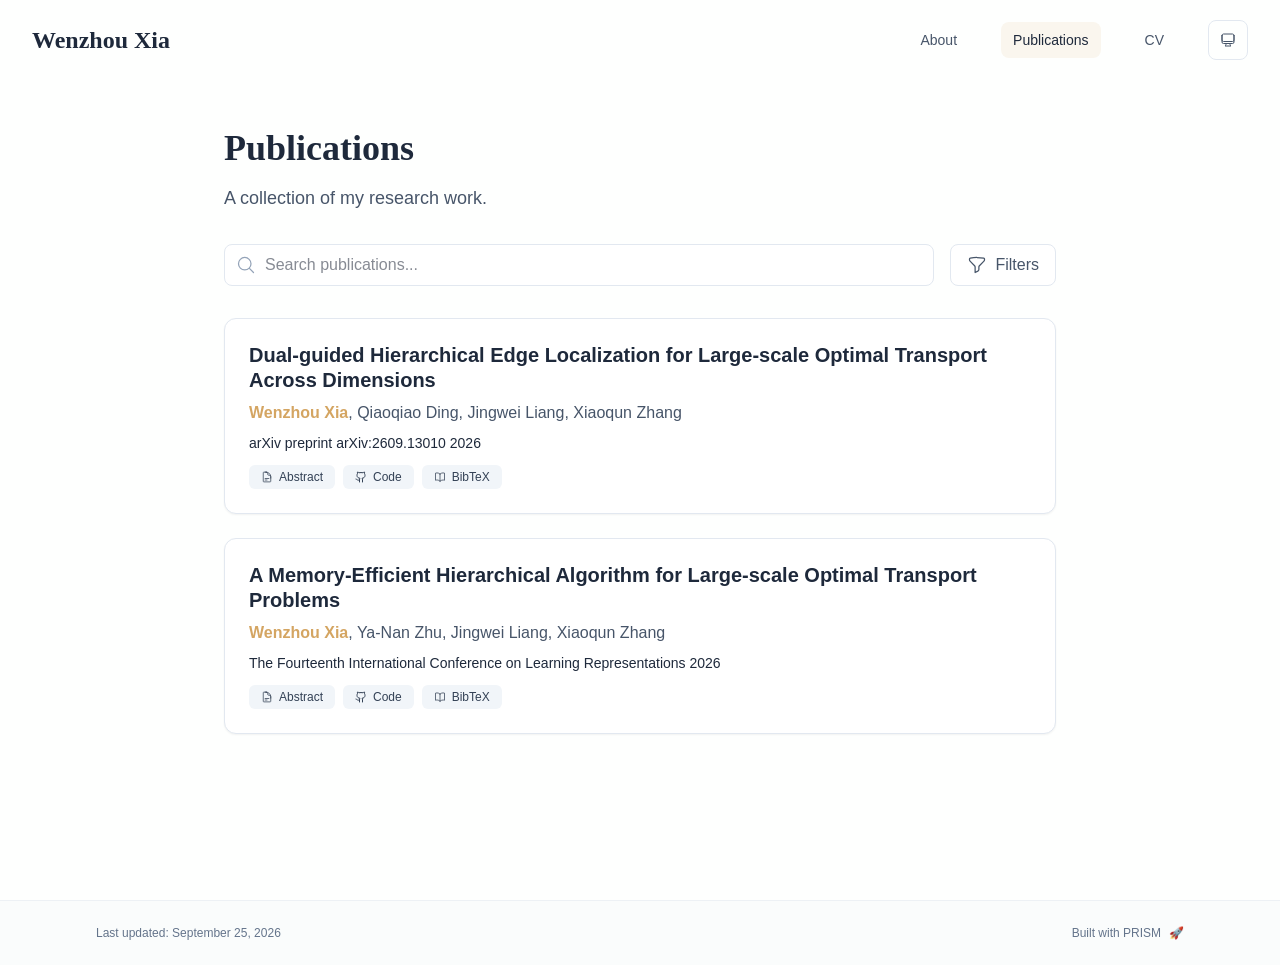
<file: publications/index.html>
<!DOCTYPE html><html lang="en" class="scroll-smooth"><head><meta charSet="utf-8"/><meta name="viewport" content="width=device-width, initial-scale=1"/><link rel="stylesheet" href="/_next/static/css/f3647e94697d3dfa.css" data-precedence="next"/><link rel="preload" as="script" fetchPriority="low" href="/_next/static/chunks/webpack-af78f5c2c11af041.js"/><script src="/_next/static/chunks/4bd1b696-70b6d399998de86a.js" async=""></script><script src="/_next/static/chunks/684-5aaa8290a129f299.js" async=""></script><script src="/_next/static/chunks/main-app-02dca83e96fde3eb.js" async=""></script><script src="/_next/static/chunks/17-9c04c9413a9f9f1f.js" async=""></script><script src="/_next/static/chunks/874-6cc630662f3664af.js" async=""></script><script src="/_next/static/chunks/862-15038af301665bb3.js" async=""></script><script src="/_next/static/chunks/app/layout-b1ac421c84cbbd50.js" async=""></script><script src="/_next/static/chunks/280-9e81be7230b008f0.js" async=""></script><script src="/_next/static/chunks/748-d9468886b5b2cb7b.js" async=""></script><script src="/_next/static/chunks/app/%5Bslug%5D/page-832875feefd19419.js" async=""></script><link rel="icon" href="/favicon.svg" type="image/svg+xml"/><link rel="dns-prefetch" href="https://google-fonts.jialeliu.com"/><link rel="preconnect" href="https://google-fonts.jialeliu.com" crossorigin=""/><link rel="preload" as="style" href="https://google-fonts.jialeliu.com/css2?family=Inter:wght@300;400;500;600;700&amp;family=Crimson+Text:ital,wght@0,400;0,600;1,400&amp;display=swap"/><link rel="stylesheet" id="gfonts-css" href="https://google-fonts.jialeliu.com/css2?family=Inter:wght@300;400;500;600;700&amp;family=Crimson+Text:ital,wght@0,400;0,600;1,400&amp;display=swap" media="print"/><script>
              (function(){
                var l = document.getElementById('gfonts-css');
                if (!l) return;
                if (l.media !== 'all') {
                  l.addEventListener('load', function(){ try { l.media = 'all'; } catch(e){} });
                }
              })();
            </script><noscript><link rel="stylesheet" href="https://google-fonts.jialeliu.com/css2?family=Inter:wght@300;400;500;600;700&amp;family=Crimson+Text:ital,wght@0,400;0,600;1,400&amp;display=swap"/></noscript><script>
              try {
                const theme = localStorage.getItem('theme-storage');
                const parsed = theme ? JSON.parse(theme) : null;
                const setting = parsed?.state?.theme || 'system';
                const prefersDark = typeof window !== 'undefined' && window.matchMedia && window.matchMedia('(prefers-color-scheme: dark)').matches;
                const effective = setting === 'dark' ? 'dark' : (setting === 'light' ? 'light' : (prefersDark ? 'dark' : 'light'));
                var root = document.documentElement;
                root.classList.add(effective);
                root.setAttribute('data-theme', effective);
              } catch (e) {
                var root = document.documentElement;
                root.classList.add('light');
                root.setAttribute('data-theme', 'light');
              }
            </script><title>Publications | Wenzhou Xia</title><meta name="description" content="A collection of my research work."/><meta name="author" content="Wenzhou Xia"/><meta name="keywords" content="Wenzhou Xia,PhD,Research,Shanghai Jiao Tong University"/><meta name="creator" content="Wenzhou Xia"/><meta name="publisher" content="Wenzhou Xia"/><meta property="og:title" content="Wenzhou Xia"/><meta property="og:description" content="PhD student at Shanghai Jiao Tong University."/><meta property="og:site_name" content="Wenzhou Xia&#x27;s Academic Website"/><meta property="og:locale" content="en_US"/><meta property="og:type" content="website"/><meta name="twitter:card" content="summary"/><meta name="twitter:title" content="Wenzhou Xia"/><meta name="twitter:description" content="PhD student at Shanghai Jiao Tong University."/><link rel="icon" href="/favicon.svg"/><script>document.querySelectorAll('body link[rel="icon"], body link[rel="apple-touch-icon"]').forEach(el => document.head.appendChild(el))</script><script src="/_next/static/chunks/polyfills-42372ed130431b0a.js" noModule=""></script></head><body class="font-sans antialiased"><div style="visibility:hidden"><nav class="fixed top-0 left-0 right-0 z-50" data-headlessui-state=""><div class="transition-all duration-300 ease-out bg-transparent" style="transform:translateY(-100px)"><div class="max-w-7xl mx-auto px-4 sm:px-6 lg:px-8"><div class="flex justify-between items-center h-16 lg:h-20"><div class="flex-shrink-0" tabindex="0"><a class="text-xl lg:text-2xl font-serif font-semibold text-primary hover:text-accent transition-colors duration-200" href="/">Wenzhou Xia</a></div><div class="hidden lg:block"><div class="ml-10 flex items-center space-x-8"><div class="flex items-baseline space-x-8"><a class="relative px-3 py-2 text-sm font-medium transition-all duration-200 rounded hover:bg-accent/10 hover:shadow-sm text-neutral-600 hover:text-primary" href="/"><span class="relative z-10">About</span></a><a class="relative px-3 py-2 text-sm font-medium transition-all duration-200 rounded hover:bg-accent/10 hover:shadow-sm text-primary" href="/publications/"><span class="relative z-10">Publications</span><div class="absolute inset-0 bg-accent/10 rounded-lg"></div></a><a class="relative px-3 py-2 text-sm font-medium transition-all duration-200 rounded hover:bg-accent/10 hover:shadow-sm text-neutral-600 hover:text-primary" href="/cv/"><span class="relative z-10">CV</span></a></div><div class="flex items-center justify-center w-10 h-10 rounded-lg border border-neutral-200 dark:border-[rgba(148,163,184,0.24)] bg-background dark:bg-neutral-800"><div class="w-4 h-4 rounded-full bg-neutral-300 animate-pulse"></div></div></div></div><div class="lg:hidden flex items-center space-x-2"><div class="flex items-center justify-center w-10 h-10 rounded-lg border border-neutral-200 dark:border-[rgba(148,163,184,0.24)] bg-background dark:bg-neutral-800"><div class="w-4 h-4 rounded-full bg-neutral-300 animate-pulse"></div></div><button class="inline-flex items-center justify-center p-2 rounded-md text-neutral-600 hover:text-primary hover:bg-neutral-100 dark:hover:bg-neutral-800 focus:outline-none focus:ring-2 focus:ring-inset focus:ring-accent transition-colors duration-200" id="headlessui-disclosure-button-«R5pdb»" type="button" aria-expanded="false" data-headlessui-state=""><span class="sr-only">Open main menu</span><div><svg xmlns="http://www.w3.org/2000/svg" fill="none" viewBox="0 0 24 24" stroke-width="1.5" stroke="currentColor" aria-hidden="true" data-slot="icon" class="block h-6 w-6"><path stroke-linecap="round" stroke-linejoin="round" d="M3.75 6.75h16.5M3.75 12h16.5m-16.5 5.25h16.5"></path></svg></div></button></div></div></div></div></nav><main class="min-h-screen pt-16 lg:pt-20"><div class="max-w-4xl mx-auto px-4 sm:px-6 lg:px-8 py-12"><div style="opacity:0;transform:translateY(20px)"><div class="mb-8"><h1 class="text-4xl font-serif font-bold text-primary mb-4">Publications</h1><p class="text-lg text-neutral-600 dark:text-neutral-500 max-w-2xl">A collection of my research work.</p></div><div class="mb-8 space-y-4"><div class="flex flex-col sm:flex-row gap-4"><div class="relative flex-grow"><svg xmlns="http://www.w3.org/2000/svg" fill="none" viewBox="0 0 24 24" stroke-width="1.5" stroke="currentColor" aria-hidden="true" data-slot="icon" class="absolute left-3 top-1/2 transform -translate-y-1/2 h-5 w-5 text-neutral-400"><path stroke-linecap="round" stroke-linejoin="round" d="m21 21-5.197-5.197m0 0A7.5 7.5 0 1 0 5.196 5.196a7.5 7.5 0 0 0 10.607 10.607Z"></path></svg><input type="text" placeholder="Search publications..." class="w-full pl-10 pr-4 py-2 rounded-lg border border-neutral-200 dark:border-neutral-800 bg-white dark:bg-neutral-900 focus:ring-2 focus:ring-accent focus:border-transparent transition-all duration-200" value=""/></div><button class="flex items-center justify-center px-4 py-2 rounded-lg border transition-all duration-200 bg-white dark:bg-neutral-900 border-neutral-200 dark:border-neutral-800 text-neutral-600 hover:border-accent hover:text-accent"><svg xmlns="http://www.w3.org/2000/svg" fill="none" viewBox="0 0 24 24" stroke-width="1.5" stroke="currentColor" aria-hidden="true" data-slot="icon" class="h-5 w-5 mr-2"><path stroke-linecap="round" stroke-linejoin="round" d="M12 3c2.755 0 5.455.232 8.083.678.533.09.917.556.917 1.096v1.044a2.25 2.25 0 0 1-.659 1.591l-5.432 5.432a2.25 2.25 0 0 0-.659 1.591v2.927a2.25 2.25 0 0 1-1.244 2.013L9.75 21v-6.568a2.25 2.25 0 0 0-.659-1.591L3.659 7.409A2.25 2.25 0 0 1 3 5.818V4.774c0-.54.384-1.006.917-1.096A48.32 48.32 0 0 1 12 3Z"></path></svg>Filters</button></div></div><div class="space-y-6"><div class="group bg-white dark:bg-neutral-900 p-6 rounded-xl shadow-sm border border-neutral-200 dark:border-neutral-800 hover:shadow-md transition-all duration-200 cursor-pointer" style="opacity:0;transform:translateY(20px)"><div class="flex flex-col md:flex-row gap-6"><div class="flex-grow"><h3 class="text-xl font-semibold text-primary group-hover:text-accent transition-colors duration-200 mb-2 leading-tight">Dual-guided Hierarchical Edge Localization for Large-scale Optimal Transport Across Dimensions</h3><p class="text-base text-neutral-600 dark:text-neutral-400 mb-2"><span><span class="font-semibold text-accent ">Wenzhou Xia</span>, </span><span><span class=" ">Qiaoqiao Ding</span>, </span><span><span class=" ">Jingwei Liang</span>, </span><span><span class=" ">Xiaoqun Zhang</span></span></p><p class="text-sm font-medium text-neutral-800 dark:text-neutral-600 mb-3">arXiv preprint arXiv:2609.13010<!-- --> <!-- -->2026</p><div class="flex flex-wrap gap-2 mt-auto"><button class="inline-flex items-center px-3 py-1 rounded-md text-xs font-medium transition-colors bg-neutral-100 dark:bg-neutral-800 text-neutral-700 dark:text-neutral-300 hover:bg-accent hover:text-white"><svg xmlns="http://www.w3.org/2000/svg" fill="none" viewBox="0 0 24 24" stroke-width="1.5" stroke="currentColor" aria-hidden="true" data-slot="icon" class="h-3 w-3 mr-1.5"><path stroke-linecap="round" stroke-linejoin="round" d="M19.5 14.25v-2.625a3.375 3.375 0 0 0-3.375-3.375h-1.5A1.125 1.125 0 0 1 13.5 7.125v-1.5a3.375 3.375 0 0 0-3.375-3.375H8.25m0 12.75h7.5m-7.5 3H12M10.5 2.25H5.625c-.621 0-1.125.504-1.125 1.125v17.25c0 .621.504 1.125 1.125 1.125h12.75c.621 0 1.125-.504 1.125-1.125V11.25a9 9 0 0 0-9-9Z"></path></svg>Abstract</button><a href="https://github.com/WenzhouXia/hello-ot" target="_blank" rel="noopener noreferrer" class="inline-flex items-center px-3 py-1 rounded-md text-xs font-medium bg-neutral-100 dark:bg-neutral-800 text-neutral-700 dark:text-neutral-300 hover:bg-accent hover:text-white transition-colors"><svg xmlns="http://www.w3.org/2000/svg" width="24" height="24" viewBox="0 0 24 24" fill="none" stroke="currentColor" stroke-width="2" stroke-linecap="round" stroke-linejoin="round" class="lucide lucide-github h-3 w-3 mr-1.5" aria-hidden="true"><path d="M15 22v-4a4.8 4.8 0 0 0-1-3.5c3 0 6-2 6-5.5.08-1.25-.27-2.48-1-3.5.28-1.15.28-2.35 0-3.5 0 0-1 0-3 1.5-2.64-.5-5.36-.5-8 0C6 2 5 2 5 2c-.3 1.15-.3 2.35 0 3.5A5.403 5.403 0 0 0 4 9c0 3.5 3 5.5 6 5.5-.39.49-.68 1.05-.85 1.65-.17.6-.22 1.23-.15 1.85v4"></path><path d="M9 18c-4.51 2-5-2-7-2"></path></svg>Code</a><button class="inline-flex items-center px-3 py-1 rounded-md text-xs font-medium transition-colors bg-neutral-100 dark:bg-neutral-800 text-neutral-700 dark:text-neutral-300 hover:bg-accent hover:text-white"><svg xmlns="http://www.w3.org/2000/svg" fill="none" viewBox="0 0 24 24" stroke-width="1.5" stroke="currentColor" aria-hidden="true" data-slot="icon" class="h-3 w-3 mr-1.5"><path stroke-linecap="round" stroke-linejoin="round" d="M12 6.042A8.967 8.967 0 0 0 6 3.75c-1.052 0-2.062.18-3 .512v14.25A8.987 8.987 0 0 1 6 18c2.305 0 4.408.867 6 2.292m0-14.25a8.966 8.966 0 0 1 6-2.292c1.052 0 2.062.18 3 .512v14.25A8.987 8.987 0 0 0 18 18a8.967 8.967 0 0 0-6 2.292m0-14.25v14.25"></path></svg>BibTeX</button></div></div></div></div><div class="group bg-white dark:bg-neutral-900 p-6 rounded-xl shadow-sm border border-neutral-200 dark:border-neutral-800 hover:shadow-md transition-all duration-200 cursor-pointer" style="opacity:0;transform:translateY(20px)"><div class="flex flex-col md:flex-row gap-6"><div class="flex-grow"><h3 class="text-xl font-semibold text-primary group-hover:text-accent transition-colors duration-200 mb-2 leading-tight">A Memory-Efficient Hierarchical Algorithm for Large-scale Optimal Transport Problems</h3><p class="text-base text-neutral-600 dark:text-neutral-400 mb-2"><span><span class="font-semibold text-accent ">Wenzhou Xia</span>, </span><span><span class=" ">Ya-Nan Zhu</span>, </span><span><span class=" ">Jingwei Liang</span>, </span><span><span class=" ">Xiaoqun Zhang</span></span></p><p class="text-sm font-medium text-neutral-800 dark:text-neutral-600 mb-3">The Fourteenth International Conference on Learning Representations<!-- --> <!-- -->2026</p><div class="flex flex-wrap gap-2 mt-auto"><button class="inline-flex items-center px-3 py-1 rounded-md text-xs font-medium transition-colors bg-neutral-100 dark:bg-neutral-800 text-neutral-700 dark:text-neutral-300 hover:bg-accent hover:text-white"><svg xmlns="http://www.w3.org/2000/svg" fill="none" viewBox="0 0 24 24" stroke-width="1.5" stroke="currentColor" aria-hidden="true" data-slot="icon" class="h-3 w-3 mr-1.5"><path stroke-linecap="round" stroke-linejoin="round" d="M19.5 14.25v-2.625a3.375 3.375 0 0 0-3.375-3.375h-1.5A1.125 1.125 0 0 1 13.5 7.125v-1.5a3.375 3.375 0 0 0-3.375-3.375H8.25m0 12.75h7.5m-7.5 3H12M10.5 2.25H5.625c-.621 0-1.125.504-1.125 1.125v17.25c0 .621.504 1.125 1.125 1.125h12.75c.621 0 1.125-.504 1.125-1.125V11.25a9 9 0 0 0-9-9Z"></path></svg>Abstract</button><a href="https://github.com/WenzhouXia/HALO" target="_blank" rel="noopener noreferrer" class="inline-flex items-center px-3 py-1 rounded-md text-xs font-medium bg-neutral-100 dark:bg-neutral-800 text-neutral-700 dark:text-neutral-300 hover:bg-accent hover:text-white transition-colors"><svg xmlns="http://www.w3.org/2000/svg" width="24" height="24" viewBox="0 0 24 24" fill="none" stroke="currentColor" stroke-width="2" stroke-linecap="round" stroke-linejoin="round" class="lucide lucide-github h-3 w-3 mr-1.5" aria-hidden="true"><path d="M15 22v-4a4.8 4.8 0 0 0-1-3.5c3 0 6-2 6-5.5.08-1.25-.27-2.48-1-3.5.28-1.15.28-2.35 0-3.5 0 0-1 0-3 1.5-2.64-.5-5.36-.5-8 0C6 2 5 2 5 2c-.3 1.15-.3 2.35 0 3.5A5.403 5.403 0 0 0 4 9c0 3.5 3 5.5 6 5.5-.39.49-.68 1.05-.85 1.65-.17.6-.22 1.23-.15 1.85v4"></path><path d="M9 18c-4.51 2-5-2-7-2"></path></svg>Code</a><button class="inline-flex items-center px-3 py-1 rounded-md text-xs font-medium transition-colors bg-neutral-100 dark:bg-neutral-800 text-neutral-700 dark:text-neutral-300 hover:bg-accent hover:text-white"><svg xmlns="http://www.w3.org/2000/svg" fill="none" viewBox="0 0 24 24" stroke-width="1.5" stroke="currentColor" aria-hidden="true" data-slot="icon" class="h-3 w-3 mr-1.5"><path stroke-linecap="round" stroke-linejoin="round" d="M12 6.042A8.967 8.967 0 0 0 6 3.75c-1.052 0-2.062.18-3 .512v14.25A8.987 8.987 0 0 1 6 18c2.305 0 4.408.867 6 2.292m0-14.25a8.966 8.966 0 0 1 6-2.292c1.052 0 2.062.18 3 .512v14.25A8.987 8.987 0 0 0 18 18a8.967 8.967 0 0 0-6 2.292m0-14.25v14.25"></path></svg>BibTeX</button></div></div></div></div></div></div></div><!--$--><!--/$--><!--$--><!--/$--></main><footer class="border-t border-neutral-200/50 bg-neutral-50/50 dark:bg-neutral-900/50 dark:border-neutral-700/50"><div class="max-w-6xl mx-auto px-4 sm:px-6 lg:px-8 py-6"><div class="flex flex-col sm:flex-row justify-between items-center gap-2"><p class="text-xs text-neutral-500">Last updated: <!-- -->September 25, 2026</p><p class="text-xs text-neutral-500 flex items-center"><a href="https://github.com/xyjoey/PRISM" target="_blank" rel="noopener noreferrer">Built with PRISM</a><span class="ml-2">🚀</span></p></div></div></footer></div><script src="/_next/static/chunks/webpack-af78f5c2c11af041.js" async=""></script><script>(self.__next_f=self.__next_f||[]).push([0])</script><script>self.__next_f.push([1,"1:\"$Sreact.fragment\"\n2:I[3719,[\"17\",\"static/chunks/17-9c04c9413a9f9f1f.js\",\"874\",\"static/chunks/874-6cc630662f3664af.js\",\"862\",\"static/chunks/862-15038af301665bb3.js\",\"177\",\"static/chunks/app/layout-b1ac421c84cbbd50.js\"],\"ThemeProvider\"]\n3:I[768,[\"17\",\"static/chunks/17-9c04c9413a9f9f1f.js\",\"874\",\"static/chunks/874-6cc630662f3664af.js\",\"862\",\"static/chunks/862-15038af301665bb3.js\",\"177\",\"static/chunks/app/layout-b1ac421c84cbbd50.js\"],\"default\"]\n4:I[7555,[],\"\"]\n5:I[1295,[],\"\"]\n6:I[2548,[\"17\",\"static/chunks/17-9c04c9413a9f9f1f.js\",\"874\",\"static/chunks/874-6cc630662f3664af.js\",\"862\",\"static/chunks/862-15038af301665bb3.js\",\"177\",\"static/chunks/app/layout-b1ac421c84cbbd50.js\"],\"default\"]\n8:I[9665,[],\"MetadataBoundary\"]\na:I[9665,[],\"OutletBoundary\"]\nd:I[4911,[],\"AsyncMetadataOutlet\"]\nf:I[9665,[],\"ViewportBoundary\"]\n11:I[6614,[],\"\"]\n:HL[\"/_next/static/css/f3647e94697d3dfa.css\",\"style\"]\n"])</script><script>self.__next_f.push([1,"0:{\"P\":null,\"b\":\"ZpQp8uj5xEK7zboBnQFbB\",\"p\":\"\",\"c\":[\"\",\"publications\",\"\"],\"i\":false,\"f\":[[[\"\",{\"children\":[[\"slug\",\"publications\",\"d\"],{\"children\":[\"__PAGE__\",{}]}]},\"$undefined\",\"$undefined\",true],[\"\",[\"$\",\"$1\",\"c\",{\"children\":[[[\"$\",\"link\",\"0\",{\"rel\":\"stylesheet\",\"href\":\"/_next/static/css/f3647e94697d3dfa.css\",\"precedence\":\"next\",\"crossOrigin\":\"$undefined\",\"nonce\":\"$undefined\"}]],[\"$\",\"html\",null,{\"lang\":\"en\",\"className\":\"scroll-smooth\",\"suppressHydrationWarning\":true,\"children\":[[\"$\",\"head\",null,{\"children\":[[\"$\",\"link\",null,{\"rel\":\"icon\",\"href\":\"/favicon.svg\",\"type\":\"image/svg+xml\"}],[\"$\",\"link\",null,{\"rel\":\"dns-prefetch\",\"href\":\"https://google-fonts.jialeliu.com\"}],[\"$\",\"link\",null,{\"rel\":\"preconnect\",\"href\":\"https://google-fonts.jialeliu.com\",\"crossOrigin\":\"\"}],[\"$\",\"link\",null,{\"rel\":\"preload\",\"as\":\"style\",\"href\":\"https://google-fonts.jialeliu.com/css2?family=Inter:wght@300;400;500;600;700\u0026family=Crimson+Text:ital,wght@0,400;0,600;1,400\u0026display=swap\"}],[\"$\",\"link\",null,{\"rel\":\"stylesheet\",\"id\":\"gfonts-css\",\"href\":\"https://google-fonts.jialeliu.com/css2?family=Inter:wght@300;400;500;600;700\u0026family=Crimson+Text:ital,wght@0,400;0,600;1,400\u0026display=swap\",\"media\":\"print\"}],[\"$\",\"script\",null,{\"dangerouslySetInnerHTML\":{\"__html\":\"\\n              (function(){\\n                var l = document.getElementById('gfonts-css');\\n                if (!l) return;\\n                if (l.media !== 'all') {\\n                  l.addEventListener('load', function(){ try { l.media = 'all'; } catch(e){} });\\n                }\\n              })();\\n            \"}}],[\"$\",\"noscript\",null,{\"children\":[\"$\",\"link\",null,{\"rel\":\"stylesheet\",\"href\":\"https://google-fonts.jialeliu.com/css2?family=Inter:wght@300;400;500;600;700\u0026family=Crimson+Text:ital,wght@0,400;0,600;1,400\u0026display=swap\"}]}],[\"$\",\"script\",null,{\"dangerouslySetInnerHTML\":{\"__html\":\"\\n              try {\\n                const theme = localStorage.getItem('theme-storage');\\n                const parsed = theme ? JSON.parse(theme) : null;\\n                const setting = parsed?.state?.theme || 'system';\\n                const prefersDark = typeof window !== 'undefined' \u0026\u0026 window.matchMedia \u0026\u0026 window.matchMedia('(prefers-color-scheme: dark)').matches;\\n                const effective = setting === 'dark' ? 'dark' : (setting === 'light' ? 'light' : (prefersDark ? 'dark' : 'light'));\\n                var root = document.documentElement;\\n                root.classList.add(effective);\\n                root.setAttribute('data-theme', effective);\\n              } catch (e) {\\n                var root = document.documentElement;\\n                root.classList.add('light');\\n                root.setAttribute('data-theme', 'light');\\n              }\\n            \"}}]]}],[\"$\",\"body\",null,{\"className\":\"font-sans antialiased\",\"children\":[\"$\",\"$L2\",null,{\"children\":[[\"$\",\"$L3\",null,{\"items\":[{\"title\":\"About\",\"type\":\"page\",\"target\":\"about\",\"href\":\"/\"},{\"title\":\"Publications\",\"type\":\"page\",\"target\":\"publications\",\"href\":\"/publications\"},{\"title\":\"CV\",\"type\":\"page\",\"target\":\"cv\",\"href\":\"/cv\"}],\"siteTitle\":\"Wenzhou Xia\",\"enableOnePageMode\":false}],[\"$\",\"main\",null,{\"className\":\"min-h-screen pt-16 lg:pt-20\",\"children\":[\"$\",\"$L4\",null,{\"parallelRouterKey\":\"children\",\"error\":\"$undefined\",\"errorStyles\":\"$undefined\",\"errorScripts\":\"$undefined\",\"template\":[\"$\",\"$L5\",null,{}],\"templateStyles\":\"$undefined\",\"templateScripts\":\"$undefined\",\"notFound\":[[[\"$\",\"title\",null,{\"children\":\"404: This page could not be found.\"}],[\"$\",\"div\",null,{\"style\":{\"fontFamily\":\"system-ui,\\\"Segoe UI\\\",Roboto,Helvetica,Arial,sans-serif,\\\"Apple Color Emoji\\\",\\\"Segoe UI Emoji\\\"\",\"height\":\"100vh\",\"textAlign\":\"center\",\"display\":\"flex\",\"flexDirection\":\"column\",\"alignItems\":\"center\",\"justifyContent\":\"center\"},\"children\":[\"$\",\"div\",null,{\"children\":[[\"$\",\"style\",null,{\"dangerouslySetInnerHTML\":{\"__html\":\"body{color:#000;background:#fff;margin:0}.next-error-h1{border-right:1px solid rgba(0,0,0,.3)}@media (prefers-color-scheme:dark){body{color:#fff;background:#000}.next-error-h1{border-right:1px solid rgba(255,255,255,.3)}}\"}}],[\"$\",\"h1\",null,{\"className\":\"next-error-h1\",\"style\":{\"display\":\"inline-block\",\"margin\":\"0 20px 0 0\",\"padding\":\"0 23px 0 0\",\"fontSize\":24,\"fontWeight\":500,\"verticalAlign\":\"top\",\"lineHeight\":\"49px\"},\"children\":404}],[\"$\",\"div\",null,{\"style\":{\"display\":\"inline-block\"},\"children\":[\"$\",\"h2\",null,{\"style\":{\"fontSize\":14,\"fontWeight\":400,\"lineHeight\":\"49px\",\"margin\":0},\"children\":\"This page could not be found.\"}]}]]}]}]],[]],\"forbidden\":\"$undefined\",\"unauthorized\":\"$undefined\"}]}],[\"$\",\"$L6\",null,{\"lastUpdated\":\"September 25, 2026\"}]]}]}]]}]]}],{\"children\":[[\"slug\",\"publications\",\"d\"],[\"$\",\"$1\",\"c\",{\"children\":[null,[\"$\",\"$L4\",null,{\"parallelRouterKey\":\"children\",\"error\":\"$undefined\",\"errorStyles\":\"$undefined\",\"errorScripts\":\"$undefined\",\"template\":[\"$\",\"$L5\",null,{}],\"templateStyles\":\"$undefined\",\"templateScripts\":\"$undefined\",\"notFound\":\"$undefined\",\"forbidden\":\"$undefined\",\"unauthorized\":\"$undefined\"}]]}],{\"children\":[\"__PAGE__\",[\"$\",\"$1\",\"c\",{\"children\":[\"$L7\",[\"$\",\"$L8\",null,{\"children\":\"$L9\"}],null,[\"$\",\"$La\",null,{\"children\":[\"$Lb\",\"$Lc\",[\"$\",\"$Ld\",null,{\"promise\":\"$@e\"}]]}]]}],{},null,false]},null,false]},null,false],[\"$\",\"$1\",\"h\",{\"children\":[null,[\"$\",\"$1\",\"6boV_TUzLWUUQT5Jyhife\",{\"children\":[[\"$\",\"$Lf\",null,{\"children\":\"$L10\"}],null]}],null]}],false]],\"m\":\"$undefined\",\"G\":[\"$11\",\"$undefined\"],\"s\":false,\"S\":true}\n"])</script><script>self.__next_f.push([1,"12:\"$Sreact.suspense\"\n13:I[4911,[],\"AsyncMetadata\"]\n15:I[6669,[\"17\",\"static/chunks/17-9c04c9413a9f9f1f.js\",\"280\",\"static/chunks/280-9e81be7230b008f0.js\",\"748\",\"static/chunks/748-d9468886b5b2cb7b.js\",\"182\",\"static/chunks/app/%5Bslug%5D/page-832875feefd19419.js\"],\"default\"]\n9:[\"$\",\"$12\",null,{\"fallback\":null,\"children\":[\"$\",\"$L13\",null,{\"promise\":\"$@14\"}]}]\n16:T57b,Optimal transport (OT) compares distributions and aligns datasets in machine learning, yet unregularized discrete OT requires a linear program with quadratically many transport variables. We propose HELLO, a hierarchical solver that casts large-scale discrete OT as edge localization and uses dual potentials to guide both coarse-to-fine initialization and within-level refinement. Initialization propagates coarse dual potentials across a recursive subsampling hierarchy to assign candidate edges. Refinement then iteratively inserts the largest dual violators in each row and column until the relative KKT residual meets a prescribed tolerance, while budgeted pruning ensures linear memory complexity. For exact-arithmetic refinement, we prove finite termination at a global optimum under a symbolic lexicographic rule. At the million-point scale, HELLO attains lower transport objectives with order-of-magnitude runtime improvements over strong baselines across feature dimensions from single digits to thousands. It further scales to 1.28 million samples per marginal in 8192 dimensions on a single H100, using 41.6 GiB peak GPU memory while satisfying a full relative KKT residual below 10^-6. Beyond standard discrete OT, the framework supports general pairwise costs and serves as a scalable balanced-OT oracle for semi-discrete OT, Gromov--Wasserstein, unbalanced OT, and OT-based Flow Matching.17:T702,@article{xia2026dual,\n  title = {Dual-guided Hierarchical Edge Localization for Large-scale Optimal Transport Across Dimensions},\n  author = {Wenzhou Xia and Qiaoqiao Ding and Jingwei Liang and Xiaoqun Zhang},\n  journal = {arXiv preprint arXiv:2609.13010},\n  year = {2026"])</script><script>self.__next_f.push([1,"},\n  month = {sep},\n  url = {https://arxiv.org/abs/2609.13010},\n  doi = {10.48550/arXiv.2609.13010},\n  abstract = {Optimal transport (OT) compares distributions and aligns datasets in machine learning, yet unregularized discrete OT requires a linear program with quadratically many transport variables. We propose HELLO, a hierarchical solver that casts large-scale discrete OT as edge localization and uses dual potentials to guide both coarse-to-fine initialization and within-level refinement. Initialization propagates coarse dual potentials across a recursive subsampling hierarchy to assign candidate edges. Refinement then iteratively inserts the largest dual violators in each row and column until the relative KKT residual meets a prescribed tolerance, while budgeted pruning ensures linear memory complexity. For exact-arithmetic refinement, we prove finite termination at a global optimum under a symbolic lexicographic rule. At the million-point scale, HELLO attains lower transport objectives with order-of-magnitude runtime improvements over strong baselines across feature dimensions from single digits to thousands. It further scales to 1.28 million samples per marginal in 8192 dimensions on a single H100, using 41.6 GiB peak GPU memory while satisfying a full relative KKT residual below 10^{-6}. Beyond standard discrete OT, the framework supports general pairwise costs and serves as a scalable balanced-OT oracle for semi-discrete OT, Gromov--Wasserstein, unbalanced OT, and OT-based Flow Matching.}\n}18:T481,We propose HALO, a memory-efficient hierarchical algorithm for solving large-scale optimal transport (OT) problems with squared Euclidean cost, particularly effective in moderate-dimensional settings. The core of HALO lies in combining a hierarchical representation of the OT problem with parallel-friendly linear programming solvers, within which an active pruning technique is integrated to further reduce memory usage and computational cost. Theoretically, we establish a scale-independent iteration-complexity upp"])</script><script>self.__next_f.push([1,"er bound for the refinement phase, which is consistent with our numerical observations. Numerically, experiments on the image dataset DOTmark and the 3D point cloud dataset ModelNet40 demonstrate that HALO effectively alleviates the memory and scalability bottlenecks of existing solvers. Our method demonstrates significant advantages compared to state-of-the-art baselines: for images with n=1024^2 pixels, it achieves an 8.9x speedup and 70.5% reduction in memory usage under comparable accuracy; for 3D point clouds at scale n=2^18, it achieves a 1.84x speedup and an 83.2% reduction in memory usage with 24.9% lower transport cost.19:T5f8,@inproceedings{xia2026a,\n  title = {A Memory-Efficient Hierarchical Algorithm for Large-scale Optimal Transport Problems},\n  author = {Wenzhou Xia and Ya-Nan Zhu and Jingwei Liang and Xiaoqun Zhang},\n  booktitle = {The Fourteenth International Conference on Learning Representations},\n  year = {2026},\n  url = {https://openreview.net/forum?id=CkOBcyntGd},\n  abstract = {We propose HALO, a memory-efficient hierarchical algorithm for solving large-scale optimal transport (OT) problems with squared Euclidean cost, particularly effective in moderate-dimensional settings. The core of HALO lies in combining a hierarchical representation of the OT problem with parallel-friendly linear programming solvers, within which an active pruning technique is integrated to further reduce memory usage and computational cost. Theoretically, we establish a scale-independent iteration-complexity upper bound for the refinement phase, which is consistent with our numerical observations. Numerically, experiments on the image dataset DOTmark and the 3D point cloud dataset ModelNet40 demonstrate that HALO effectively alleviates the memory and scalability bottlenecks of existing solvers. Our method demonstrates significant advantages compared to state-of-the-art baselines: for images with n=1024^2 pixels, it achieves an 8.9x speedup and 70.5% reduction in memory usage under comparable accuracy; for 3D point clou"])</script><script>self.__next_f.push([1,"ds at scale n=2^{18}, it achieves a 1.84x speedup and an 83.2% reduction in memory usage with 24.9% lower transport cost.}\n}"])</script><script>self.__next_f.push([1,"7:[\"$\",\"div\",null,{\"className\":\"max-w-4xl mx-auto px-4 sm:px-6 lg:px-8 py-12\",\"children\":[[\"$\",\"$L15\",null,{\"config\":{\"type\":\"publication\",\"title\":\"Publications\",\"description\":\"A collection of my research work.\",\"source\":\"publications.bib\"},\"publications\":[{\"id\":\"xia2026dual\",\"title\":\"Dual-guided Hierarchical Edge Localization for Large-scale Optimal Transport Across Dimensions\",\"authors\":[{\"name\":\"Wenzhou Xia\",\"isHighlighted\":true,\"isCorresponding\":false,\"isCoAuthor\":false},{\"name\":\"Qiaoqiao Ding\",\"isHighlighted\":false,\"isCorresponding\":false,\"isCoAuthor\":false},{\"name\":\"Jingwei Liang\",\"isHighlighted\":false,\"isCorresponding\":false,\"isCoAuthor\":false},{\"name\":\"Xiaoqun Zhang\",\"isHighlighted\":false,\"isCorresponding\":false,\"isCoAuthor\":false}],\"year\":2026,\"month\":\"9\",\"type\":\"journal\",\"status\":\"published\",\"tags\":[],\"keywords\":\"$7:props:children:0:props:publications:0:tags\",\"researchArea\":\"machine-learning\",\"journal\":\"arXiv preprint arXiv:2609.13010\",\"conference\":\"\",\"doi\":\"10.48550/arXiv.2609.13010\",\"url\":\"https://arxiv.org/abs/2609.13010\",\"code\":\"https://github.com/WenzhouXia/hello-ot\",\"abstract\":\"$16\",\"description\":\"\",\"selected\":true,\"bibtex\":\"$17\"},{\"id\":\"xia2026a\",\"title\":\"A Memory-Efficient Hierarchical Algorithm for Large-scale Optimal Transport Problems\",\"authors\":[{\"name\":\"Wenzhou Xia\",\"isHighlighted\":true,\"isCorresponding\":false,\"isCoAuthor\":false},{\"name\":\"Ya-Nan Zhu\",\"isHighlighted\":false,\"isCorresponding\":false,\"isCoAuthor\":false},{\"name\":\"Jingwei Liang\",\"isHighlighted\":false,\"isCorresponding\":false,\"isCoAuthor\":false},{\"name\":\"Xiaoqun Zhang\",\"isHighlighted\":false,\"isCorresponding\":false,\"isCoAuthor\":false}],\"year\":2026,\"type\":\"conference\",\"status\":\"published\",\"tags\":[],\"keywords\":\"$7:props:children:0:props:publications:1:tags\",\"researchArea\":\"machine-learning\",\"journal\":\"\",\"conference\":\"The Fourteenth International Conference on Learning Representations\",\"url\":\"https://openreview.net/forum?id=CkOBcyntGd\",\"code\":\"https://github.com/WenzhouXia/HALO\",\"abstract\":\"$18\",\"description\":\"\",\"selected\":true,\"bibtex\":\"$19\"}]}],false,false]}]\n"])</script><script>self.__next_f.push([1,"c:null\n"])</script><script>self.__next_f.push([1,"10:[[\"$\",\"meta\",\"0\",{\"charSet\":\"utf-8\"}],[\"$\",\"meta\",\"1\",{\"name\":\"viewport\",\"content\":\"width=device-width, initial-scale=1\"}]]\nb:null\n"])</script><script>self.__next_f.push([1,"14:{\"metadata\":[[\"$\",\"title\",\"0\",{\"children\":\"Publications | Wenzhou Xia\"}],[\"$\",\"meta\",\"1\",{\"name\":\"description\",\"content\":\"A collection of my research work.\"}],[\"$\",\"meta\",\"2\",{\"name\":\"author\",\"content\":\"Wenzhou Xia\"}],[\"$\",\"meta\",\"3\",{\"name\":\"keywords\",\"content\":\"Wenzhou Xia,PhD,Research,Shanghai Jiao Tong University\"}],[\"$\",\"meta\",\"4\",{\"name\":\"creator\",\"content\":\"Wenzhou Xia\"}],[\"$\",\"meta\",\"5\",{\"name\":\"publisher\",\"content\":\"Wenzhou Xia\"}],[\"$\",\"meta\",\"6\",{\"property\":\"og:title\",\"content\":\"Wenzhou Xia\"}],[\"$\",\"meta\",\"7\",{\"property\":\"og:description\",\"content\":\"PhD student at Shanghai Jiao Tong University.\"}],[\"$\",\"meta\",\"8\",{\"property\":\"og:site_name\",\"content\":\"Wenzhou Xia's Academic Website\"}],[\"$\",\"meta\",\"9\",{\"property\":\"og:locale\",\"content\":\"en_US\"}],[\"$\",\"meta\",\"10\",{\"property\":\"og:type\",\"content\":\"website\"}],[\"$\",\"meta\",\"11\",{\"name\":\"twitter:card\",\"content\":\"summary\"}],[\"$\",\"meta\",\"12\",{\"name\":\"twitter:title\",\"content\":\"Wenzhou Xia\"}],[\"$\",\"meta\",\"13\",{\"name\":\"twitter:description\",\"content\":\"PhD student at Shanghai Jiao Tong University.\"}],[\"$\",\"link\",\"14\",{\"rel\":\"icon\",\"href\":\"/favicon.svg\"}]],\"error\":null,\"digest\":\"$undefined\"}\ne:{\"metadata\":\"$14:metadata\",\"error\":null,\"digest\":\"$undefined\"}\n"])</script></body></html>
</file>
<file: _next/static/css/f3647e94697d3dfa.css>
/*! tailwindcss v4.1.10 | MIT License | https://tailwindcss.com */@layer properties{@supports (((-webkit-hyphens:none)) and (not (margin-trim:inline))) or ((-moz-orient:inline) and (not (color:rgb(from red r g b)))){*,::backdrop,:after,:before{--tw-translate-x:0;--tw-translate-y:0;--tw-translate-z:0;--tw-rotate-x:initial;--tw-rotate-y:initial;--tw-rotate-z:initial;--tw-skew-x:initial;--tw-skew-y:initial;--tw-space-y-reverse:0;--tw-space-x-reverse:0;--tw-border-style:solid;--tw-leading:initial;--tw-font-weight:initial;--tw-shadow:0 0 #0000;--tw-shadow-color:initial;--tw-shadow-alpha:100%;--tw-inset-shadow:0 0 #0000;--tw-inset-shadow-color:initial;--tw-inset-shadow-alpha:100%;--tw-ring-color:initial;--tw-ring-shadow:0 0 #0000;--tw-inset-ring-color:initial;--tw-inset-ring-shadow:0 0 #0000;--tw-ring-inset:initial;--tw-ring-offset-width:0px;--tw-ring-offset-color:#fff;--tw-ring-offset-shadow:0 0 #0000;--tw-blur:initial;--tw-brightness:initial;--tw-contrast:initial;--tw-grayscale:initial;--tw-hue-rotate:initial;--tw-invert:initial;--tw-opacity:initial;--tw-saturate:initial;--tw-sepia:initial;--tw-drop-shadow:initial;--tw-drop-shadow-color:initial;--tw-drop-shadow-alpha:100%;--tw-drop-shadow-size:initial;--tw-backdrop-blur:initial;--tw-backdrop-brightness:initial;--tw-backdrop-contrast:initial;--tw-backdrop-grayscale:initial;--tw-backdrop-hue-rotate:initial;--tw-backdrop-invert:initial;--tw-backdrop-opacity:initial;--tw-backdrop-saturate:initial;--tw-backdrop-sepia:initial;--tw-duration:initial;--tw-ease:initial;--tw-scale-x:1;--tw-scale-y:1;--tw-scale-z:1}}}@layer theme{:host,:root{--font-sans:"Inter",-apple-system,BlinkMacSystemFont,"Segoe UI",Roboto,sans-serif;--color-red-50:oklch(97.1% .013 17.38);--color-red-400:oklch(70.4% .191 22.216);--color-red-600:oklch(57.7% .245 27.325);--color-red-900:oklch(39.6% .141 25.723);--color-white:#fff;--spacing:.25rem;--container-2xl:42rem;--container-3xl:48rem;--container-4xl:56rem;--container-6xl:72rem;--container-7xl:80rem;--text-xs:.75rem;--text-xs--line-height:calc(1/.75);--text-sm:.875rem;--text-sm--line-height:calc(1.25/.875);--text-base:1rem;--text-base--line-height:calc(1.5/1);--text-lg:1.125rem;--text-lg--line-height:calc(1.75/1.125);--text-xl:1.25rem;--text-xl--line-height:calc(1.75/1.25);--text-2xl:1.5rem;--text-2xl--line-height:calc(2/1.5);--text-3xl:1.875rem;--text-3xl--line-height:calc(2.25/1.875);--text-4xl:2.25rem;--text-4xl--line-height:calc(2.5/2.25);--font-weight-medium:500;--font-weight-semibold:600;--font-weight-bold:700;--leading-tight:1.25;--leading-relaxed:1.625;--radius-md:.375rem;--radius-lg:.5rem;--radius-xl:.75rem;--radius-2xl:1rem;--ease-out:cubic-bezier(0,0,.2,1);--animate-pulse:pulse 2s cubic-bezier(.4,0,.6,1)infinite;--blur-xl:24px;--aspect-video:16/9;--default-transition-duration:.15s;--default-transition-timing-function:cubic-bezier(.4,0,.2,1);--default-font-family:"Inter",-apple-system,BlinkMacSystemFont,"Segoe UI",Roboto,sans-serif;--default-mono-font-family:"SF Mono",Monaco,"Cascadia Code","Roboto Mono",Consolas,"Courier New",monospace;--line-height-normal:1.5;--shadow-glass:0 8px 32px 0 #1f26875e}}@layer base{*,::backdrop,:after,:before{box-sizing:border-box;border:0 solid;margin:0;padding:0}::file-selector-button{box-sizing:border-box;border:0 solid;margin:0;padding:0}:host,html{-webkit-text-size-adjust:100%;tab-size:4;line-height:1.5;font-family:var(--default-font-family,ui-sans-serif,system-ui,sans-serif,"Apple Color Emoji","Segoe UI Emoji","Segoe UI Symbol","Noto Color Emoji");font-feature-settings:var(--default-font-feature-settings,normal);font-variation-settings:var(--default-font-variation-settings,normal);-webkit-tap-highlight-color:transparent}hr{height:0;color:inherit;border-top-width:1px}abbr:where([title]){-webkit-text-decoration:underline dotted;text-decoration:underline dotted}h1,h2,h3,h4,h5,h6{font-size:inherit;font-weight:inherit}a{color:inherit;-webkit-text-decoration:inherit;text-decoration:inherit}b,strong{font-weight:bolder}code,kbd,pre,samp{font-family:var(--default-mono-font-family,ui-monospace,SFMono-Regular,Menlo,Monaco,Consolas,"Liberation Mono","Courier New",monospace);font-feature-settings:var(--default-mono-font-feature-settings,normal);font-variation-settings:var(--default-mono-font-variation-settings,normal);font-size:1em}small{font-size:80%}sub,sup{vertical-align:baseline;font-size:75%;line-height:0;position:relative}sub{bottom:-.25em}sup{top:-.5em}table{text-indent:0;border-color:inherit;border-collapse:collapse}:-moz-focusring{outline:auto}progress{vertical-align:baseline}summary{display:list-item}menu,ol,ul{list-style:none}audio,canvas,embed,iframe,img,object,svg,video{vertical-align:middle;display:block}img,video{max-width:100%;height:auto}button,input,optgroup,select,textarea{font:inherit;font-feature-settings:inherit;font-variation-settings:inherit;letter-spacing:inherit;color:inherit;opacity:1;background-color:#0000;border-radius:0}::file-selector-button{font:inherit;font-feature-settings:inherit;font-variation-settings:inherit;letter-spacing:inherit;color:inherit;opacity:1;background-color:#0000;border-radius:0}:where(select:is([multiple],[size])) optgroup{font-weight:bolder}:where(select:is([multiple],[size])) optgroup option{padding-inline-start:20px}::file-selector-button{margin-inline-end:4px}::placeholder{opacity:1}@supports (not ((-webkit-appearance:-apple-pay-button))) or (contain-intrinsic-size:1px){::placeholder{color:currentColor}@supports (color:color-mix(in lab,red,red)){::placeholder{color:color-mix(in oklab,currentcolor 50%,transparent)}}}textarea{resize:vertical}::-webkit-search-decoration{-webkit-appearance:none}::-webkit-date-and-time-value{min-height:1lh;text-align:inherit}::-webkit-datetime-edit{display:inline-flex}::-webkit-datetime-edit-fields-wrapper{padding:0}::-webkit-datetime-edit,::-webkit-datetime-edit-year-field{padding-block:0}::-webkit-datetime-edit-day-field,::-webkit-datetime-edit-month-field{padding-block:0}::-webkit-datetime-edit-hour-field,::-webkit-datetime-edit-minute-field{padding-block:0}::-webkit-datetime-edit-millisecond-field,::-webkit-datetime-edit-second-field{padding-block:0}::-webkit-datetime-edit-meridiem-field{padding-block:0}:-moz-ui-invalid{box-shadow:none}button,input:where([type=button],[type=reset],[type=submit]){appearance:button}::file-selector-button{appearance:button}::-webkit-inner-spin-button,::-webkit-outer-spin-button{height:auto}[hidden]:where(:not([hidden=until-found])){display:none!important}}@layer components;@layer utilities{.sr-only{clip:rect(0,0,0,0);white-space:nowrap;border-width:0;width:1px;height:1px;margin:-1px;padding:0;overflow:hidden}.absolute,.sr-only{position:absolute}.fixed{position:fixed}.relative{position:relative}.static{position:static}.sticky{position:sticky}.inset-0{inset:calc(var(--spacing)*0)}.top-0{top:calc(var(--spacing)*0)}.top-1\/2{top:50%}.top-2{top:calc(var(--spacing)*2)}.top-8{top:calc(var(--spacing)*8)}.top-full{top:100%}.right-0{right:calc(var(--spacing)*0)}.right-2{right:calc(var(--spacing)*2)}.left-0{left:calc(var(--spacing)*0)}.left-1\/2{left:50%}.left-3{left:calc(var(--spacing)*3)}.z-10{z-index:10}.z-20{z-index:20}.z-40{z-index:40}.z-50{z-index:50}.mx-auto{margin-inline:auto}.my-4{margin-block:calc(var(--spacing)*4)}.mt-1{margin-top:calc(var(--spacing)*1)}.mt-2{margin-top:calc(var(--spacing)*2)}.mt-3{margin-top:calc(var(--spacing)*3)}.mt-4{margin-top:calc(var(--spacing)*4)}.mt-6{margin-top:calc(var(--spacing)*6)}.mt-8{margin-top:calc(var(--spacing)*8)}.mt-auto{margin-top:auto}.mr-1{margin-right:calc(var(--spacing)*1)}.mr-1\.5{margin-right:calc(var(--spacing)*1.5)}.mr-2{margin-right:calc(var(--spacing)*2)}.mb-1{margin-bottom:calc(var(--spacing)*1)}.mb-2{margin-bottom:calc(var(--spacing)*2)}.mb-3{margin-bottom:calc(var(--spacing)*3)}.mb-4{margin-bottom:calc(var(--spacing)*4)}.mb-6{margin-bottom:calc(var(--spacing)*6)}.mb-8{margin-bottom:calc(var(--spacing)*8)}.ml-0{margin-left:calc(var(--spacing)*0)}.ml-2{margin-left:calc(var(--spacing)*2)}.ml-4{margin-left:calc(var(--spacing)*4)}.ml-10{margin-left:calc(var(--spacing)*10)}.line-clamp-2{-webkit-line-clamp:2}.line-clamp-2,.line-clamp-3{-webkit-box-orient:vertical;display:-webkit-box;overflow:hidden}.line-clamp-3{-webkit-line-clamp:3}.block{display:block}.contents{display:contents}.flex{display:flex}.grid{display:grid}.hidden{display:none}.inline-flex{display:inline-flex}.aspect-video{aspect-ratio:var(--aspect-video)}.h-0{height:calc(var(--spacing)*0)}.h-2\.5{height:calc(var(--spacing)*2.5)}.h-3{height:calc(var(--spacing)*3)}.h-4{height:calc(var(--spacing)*4)}.h-5{height:calc(var(--spacing)*5)}.h-6{height:calc(var(--spacing)*6)}.h-10{height:calc(var(--spacing)*10)}.h-16{height:calc(var(--spacing)*16)}.h-64{height:calc(var(--spacing)*64)}.h-full{height:100%}.min-h-screen{min-height:100vh}.w-0{width:calc(var(--spacing)*0)}.w-2\.5{width:calc(var(--spacing)*2.5)}.w-3{width:calc(var(--spacing)*3)}.w-4{width:calc(var(--spacing)*4)}.w-5{width:calc(var(--spacing)*5)}.w-6{width:calc(var(--spacing)*6)}.w-10{width:calc(var(--spacing)*10)}.w-16{width:calc(var(--spacing)*16)}.w-32{width:calc(var(--spacing)*32)}.w-64{width:calc(var(--spacing)*64)}.w-full{width:100%}.max-w-2xl{max-width:var(--container-2xl)}.max-w-3xl{max-width:var(--container-3xl)}.max-w-4xl{max-width:var(--container-4xl)}.max-w-6xl{max-width:var(--container-6xl)}.max-w-7xl{max-width:var(--container-7xl)}.max-w-\[calc\(100vw-2rem\)\]{max-width:calc(100vw - 2rem)}.flex-shrink-0{flex-shrink:0}.flex-grow{flex-grow:1}.-translate-x-1\/2{--tw-translate-x:calc(calc(1/2*100%)*-1)}.-translate-x-1\/2,.-translate-y-1\/2{translate:var(--tw-translate-x)var(--tw-translate-y)}.-translate-y-1\/2{--tw-translate-y:calc(calc(1/2*100%)*-1)}.-translate-y-full{--tw-translate-y:-100%;translate:var(--tw-translate-x)var(--tw-translate-y)}.transform{transform:var(--tw-rotate-x,)var(--tw-rotate-y,)var(--tw-rotate-z,)var(--tw-skew-x,)var(--tw-skew-y,)}.animate-pulse{animation:var(--animate-pulse)}.cursor-auto{cursor:auto}.cursor-pointer{cursor:pointer}.scroll-mt-24{scroll-margin-top:calc(var(--spacing)*24)}.list-inside{list-style-position:inside}.list-decimal{list-style-type:decimal}.list-disc{list-style-type:disc}.grid-cols-1{grid-template-columns:repeat(1,minmax(0,1fr))}.flex-col{flex-direction:column}.flex-wrap{flex-wrap:wrap}.items-baseline{align-items:baseline}.items-center{align-items:center}.items-start{align-items:flex-start}.justify-between{justify-content:space-between}.justify-center{justify-content:center}.gap-2{gap:calc(var(--spacing)*2)}.gap-3{gap:calc(var(--spacing)*3)}.gap-4{gap:calc(var(--spacing)*4)}.gap-6{gap:calc(var(--spacing)*6)}.gap-12{gap:calc(var(--spacing)*12)}:where(.space-y-1>:not(:last-child)){--tw-space-y-reverse:0;margin-block-start:calc(calc(var(--spacing)*1)*var(--tw-space-y-reverse));margin-block-end:calc(calc(var(--spacing)*1)*calc(1 - var(--tw-space-y-reverse)))}:where(.space-y-2>:not(:last-child)){--tw-space-y-reverse:0;margin-block-start:calc(calc(var(--spacing)*2)*var(--tw-space-y-reverse));margin-block-end:calc(calc(var(--spacing)*2)*calc(1 - var(--tw-space-y-reverse)))}:where(.space-y-3>:not(:last-child)){--tw-space-y-reverse:0;margin-block-start:calc(calc(var(--spacing)*3)*var(--tw-space-y-reverse));margin-block-end:calc(calc(var(--spacing)*3)*calc(1 - var(--tw-space-y-reverse)))}:where(.space-y-4>:not(:last-child)){--tw-space-y-reverse:0;margin-block-start:calc(calc(var(--spacing)*4)*var(--tw-space-y-reverse));margin-block-end:calc(calc(var(--spacing)*4)*calc(1 - var(--tw-space-y-reverse)))}:where(.space-y-6>:not(:last-child)){--tw-space-y-reverse:0;margin-block-start:calc(calc(var(--spacing)*6)*var(--tw-space-y-reverse));margin-block-end:calc(calc(var(--spacing)*6)*calc(1 - var(--tw-space-y-reverse)))}:where(.space-y-8>:not(:last-child)){--tw-space-y-reverse:0;margin-block-start:calc(calc(var(--spacing)*8)*var(--tw-space-y-reverse));margin-block-end:calc(calc(var(--spacing)*8)*calc(1 - var(--tw-space-y-reverse)))}:where(.space-x-0\.5>:not(:last-child)){--tw-space-x-reverse:0;margin-inline-start:calc(calc(var(--spacing)*.5)*var(--tw-space-x-reverse));margin-inline-end:calc(calc(var(--spacing)*.5)*calc(1 - var(--tw-space-x-reverse)))}:where(.space-x-2>:not(:last-child)){--tw-space-x-reverse:0;margin-inline-start:calc(calc(var(--spacing)*2)*var(--tw-space-x-reverse));margin-inline-end:calc(calc(var(--spacing)*2)*calc(1 - var(--tw-space-x-reverse)))}:where(.space-x-3>:not(:last-child)){--tw-space-x-reverse:0;margin-inline-start:calc(calc(var(--spacing)*3)*var(--tw-space-x-reverse));margin-inline-end:calc(calc(var(--spacing)*3)*calc(1 - var(--tw-space-x-reverse)))}:where(.space-x-8>:not(:last-child)){--tw-space-x-reverse:0;margin-inline-start:calc(calc(var(--spacing)*8)*var(--tw-space-x-reverse));margin-inline-end:calc(calc(var(--spacing)*8)*calc(1 - var(--tw-space-x-reverse)))}.overflow-hidden{overflow:hidden}.overflow-x-auto{overflow-x:auto}.scroll-smooth{scroll-behavior:smooth}.rounded{border-radius:.25rem}.rounded-2xl{border-radius:var(--radius-2xl)}.rounded-full{border-radius:3.40282e+38px}.rounded-lg{border-radius:var(--radius-lg)}.rounded-md{border-radius:var(--radius-md)}.rounded-xl{border-radius:var(--radius-xl)}.border{border-style:var(--tw-border-style);border-width:1px}.border-t{border-top-style:var(--tw-border-style);border-top-width:1px}.border-t-4{border-top-style:var(--tw-border-style);border-top-width:4px}.border-r-4{border-right-style:var(--tw-border-style);border-right-width:4px}.border-b{border-bottom-style:var(--tw-border-style);border-bottom-width:1px}.border-l-4{border-left-style:var(--tw-border-style);border-left-width:4px}.border-accent,.border-accent\/50{border-color:var(--accent)}@supports (color:color-mix(in lab,red,red)){.border-accent\/50{border-color:color-mix(in oklab,var(--accent)50%,transparent)}}.border-neutral-100{border-color:var(--neutral-100)}.border-neutral-200,.border-neutral-200\/50{border-color:var(--neutral-200)}@supports (color:color-mix(in lab,red,red)){.border-neutral-200\/50{border-color:color-mix(in oklab,var(--neutral-200)50%,transparent)}}.border-transparent{border-color:#0000}.border-t-accent{border-top-color:var(--accent)}.border-t-neutral-800{border-top-color:var(--neutral-800)}.bg-accent,.bg-accent\/10{background-color:var(--accent)}@supports (color:color-mix(in lab,red,red)){.bg-accent\/10{background-color:color-mix(in oklab,var(--accent)10%,transparent)}}.bg-background,.bg-background\/80{background-color:var(--background)}@supports (color:color-mix(in lab,red,red)){.bg-background\/80{background-color:color-mix(in oklab,var(--background)80%,transparent)}}.bg-background\/95{background-color:var(--background)}@supports (color:color-mix(in lab,red,red)){.bg-background\/95{background-color:color-mix(in oklab,var(--background)95%,transparent)}}.bg-neutral-50,.bg-neutral-50\/50{background-color:var(--neutral-50)}@supports (color:color-mix(in lab,red,red)){.bg-neutral-50\/50{background-color:color-mix(in oklab,var(--neutral-50)50%,transparent)}}.bg-neutral-100{background-color:var(--neutral-100)}.bg-neutral-300{background-color:var(--neutral-300)}.bg-neutral-800{background-color:var(--neutral-800)}.bg-red-50{background-color:var(--color-red-50)}.bg-transparent{background-color:#0000}.bg-white{background-color:var(--color-white)}.object-cover{object-fit:cover}.object-\[32\%_center\]{object-position:32% center}.p-1\.5{padding:calc(var(--spacing)*1.5)}.p-2{padding:calc(var(--spacing)*2)}.p-3{padding:calc(var(--spacing)*3)}.p-4{padding:calc(var(--spacing)*4)}.p-6{padding:calc(var(--spacing)*6)}.px-2{padding-inline:calc(var(--spacing)*2)}.px-3{padding-inline:calc(var(--spacing)*3)}.px-4{padding-inline:calc(var(--spacing)*4)}.py-1{padding-block:calc(var(--spacing)*1)}.py-2{padding-block:calc(var(--spacing)*2)}.py-3{padding-block:calc(var(--spacing)*3)}.py-6{padding-block:calc(var(--spacing)*6)}.py-8{padding-block:calc(var(--spacing)*8)}.py-12{padding-block:calc(var(--spacing)*12)}.pt-2{padding-top:calc(var(--spacing)*2)}.pt-16{padding-top:calc(var(--spacing)*16)}.pr-4{padding-right:calc(var(--spacing)*4)}.pb-2{padding-bottom:calc(var(--spacing)*2)}.pb-3{padding-bottom:calc(var(--spacing)*3)}.pl-4{padding-left:calc(var(--spacing)*4)}.pl-10{padding-left:calc(var(--spacing)*10)}.text-center{text-align:center}.font-mono{font-family:SF Mono,Monaco,Cascadia Code,Roboto Mono,Consolas,Courier New,monospace}.font-sans{font-family:Inter,-apple-system,BlinkMacSystemFont,Segoe UI,Roboto,sans-serif}.font-serif{font-family:Crimson Text,Georgia,serif}.text-2xl{font-size:var(--text-2xl);line-height:var(--tw-leading,var(--text-2xl--line-height))}.text-3xl{font-size:var(--text-3xl);line-height:var(--tw-leading,var(--text-3xl--line-height))}.text-4xl{font-size:var(--text-4xl);line-height:var(--tw-leading,var(--text-4xl--line-height))}.text-base{font-size:var(--text-base);line-height:var(--tw-leading,var(--text-base--line-height))}.text-lg{font-size:var(--text-lg);line-height:var(--tw-leading,var(--text-lg--line-height))}.text-sm{font-size:var(--text-sm);line-height:var(--tw-leading,var(--text-sm--line-height))}.text-xl{font-size:var(--text-xl);line-height:var(--tw-leading,var(--text-xl--line-height))}.text-xs{font-size:var(--text-xs);line-height:var(--tw-leading,var(--text-xs--line-height))}.leading-relaxed{--tw-leading:var(--leading-relaxed);line-height:var(--leading-relaxed)}.leading-tight{--tw-leading:var(--leading-tight);line-height:var(--leading-tight)}.font-bold{--tw-font-weight:var(--font-weight-bold);font-weight:var(--font-weight-bold)}.font-medium{--tw-font-weight:var(--font-weight-medium);font-weight:var(--font-weight-medium)}.font-semibold{--tw-font-weight:var(--font-weight-semibold);font-weight:var(--font-weight-semibold)}.break-words{overflow-wrap:break-word}.whitespace-nowrap{white-space:nowrap}.whitespace-pre-wrap{white-space:pre-wrap}.text-accent{color:var(--accent)}.text-neutral-400{color:var(--neutral-400)}.text-neutral-500{color:var(--neutral-500)}.text-neutral-600{color:var(--neutral-600)}.text-neutral-700{color:var(--neutral-700)}.text-neutral-800{color:var(--neutral-800)}.text-primary{color:var(--primary)}.text-red-600{color:var(--color-red-600)}.text-white{color:var(--color-white)}.capitalize{text-transform:capitalize}.italic{font-style:italic}.underline{text-decoration-line:underline}.decoration-accent{-webkit-text-decoration-color:var(--accent);text-decoration-color:var(--accent)}.decoration-neutral-400{-webkit-text-decoration-color:var(--neutral-400);text-decoration-color:var(--neutral-400)}.underline-offset-4{text-underline-offset:4px}.antialiased{-webkit-font-smoothing:antialiased;-moz-osx-font-smoothing:grayscale}.opacity-60{opacity:.6}.shadow-lg{--tw-shadow:0 10px 15px -3px var(--tw-shadow-color,#0000001a),0 4px 6px -2px var(--tw-shadow-color,#0000000d)}.shadow-lg,.shadow-sm{box-shadow:var(--tw-inset-shadow),var(--tw-inset-ring-shadow),var(--tw-ring-offset-shadow),var(--tw-ring-shadow),var(--tw-shadow)}.shadow-sm{--tw-shadow:0 1px 2px 0 var(--tw-shadow-color,#0000000d)}.filter{filter:var(--tw-blur,)var(--tw-brightness,)var(--tw-contrast,)var(--tw-grayscale,)var(--tw-hue-rotate,)var(--tw-invert,)var(--tw-saturate,)var(--tw-sepia,)var(--tw-drop-shadow,)}.backdrop-blur-xl{--tw-backdrop-blur:blur(var(--blur-xl));-webkit-backdrop-filter:var(--tw-backdrop-blur,)var(--tw-backdrop-brightness,)var(--tw-backdrop-contrast,)var(--tw-backdrop-grayscale,)var(--tw-backdrop-hue-rotate,)var(--tw-backdrop-invert,)var(--tw-backdrop-opacity,)var(--tw-backdrop-saturate,)var(--tw-backdrop-sepia,);backdrop-filter:var(--tw-backdrop-blur,)var(--tw-backdrop-brightness,)var(--tw-backdrop-contrast,)var(--tw-backdrop-grayscale,)var(--tw-backdrop-hue-rotate,)var(--tw-backdrop-invert,)var(--tw-backdrop-opacity,)var(--tw-backdrop-saturate,)var(--tw-backdrop-sepia,)}.transition{transition-property:color,background-color,border-color,outline-color,text-decoration-color,fill,stroke,--tw-gradient-from,--tw-gradient-via,--tw-gradient-to,opacity,box-shadow,transform,translate,scale,rotate,filter,-webkit-backdrop-filter,backdrop-filter,display,visibility,content-visibility,overlay,pointer-events;transition-timing-function:var(--tw-ease,var(--default-transition-timing-function));transition-duration:var(--tw-duration,var(--default-transition-duration))}.transition-all{transition-property:all;transition-timing-function:var(--tw-ease,var(--default-transition-timing-function));transition-duration:var(--tw-duration,var(--default-transition-duration))}.transition-colors{transition-property:color,background-color,border-color,outline-color,text-decoration-color,fill,stroke,--tw-gradient-from,--tw-gradient-via,--tw-gradient-to;transition-timing-function:var(--tw-ease,var(--default-transition-timing-function));transition-duration:var(--tw-duration,var(--default-transition-duration))}.duration-200{--tw-duration:.2s;transition-duration:.2s}.duration-300{--tw-duration:.3s;transition-duration:.3s}.ease-out{--tw-ease:var(--ease-out);transition-timing-function:var(--ease-out)}@media (hover:hover){.group-hover\:text-accent:is(:where(.group):hover *){color:var(--accent)}}.last\:mb-0:last-child{margin-bottom:calc(var(--spacing)*0)}@media (hover:hover){.hover\:scale-105:hover{--tw-scale-x:105%;--tw-scale-y:105%;--tw-scale-z:105%;scale:var(--tw-scale-x)var(--tw-scale-y)}.hover\:scale-\[1\.01\]:hover{scale:1.01}.hover\:scale-\[1\.02\]:hover{scale:1.02}.hover\:border-accent:hover{border-color:var(--accent)}.hover\:bg-accent:hover{background-color:var(--accent)}.hover\:bg-accent-dark:hover{background-color:var(--accent-dark)}.hover\:bg-accent\/10:hover{background-color:var(--accent)}@supports (color:color-mix(in lab,red,red)){.hover\:bg-accent\/10:hover{background-color:color-mix(in oklab,var(--accent)10%,transparent)}}.hover\:bg-neutral-50:hover{background-color:var(--neutral-50)}.hover\:bg-neutral-100:hover{background-color:var(--neutral-100)}.hover\:bg-red-50:hover{background-color:var(--color-red-50)}.hover\:text-accent:hover{color:var(--accent)}.hover\:text-accent-dark:hover{color:var(--accent-dark)}.hover\:text-primary:hover{color:var(--primary)}.hover\:text-red-600:hover{color:var(--color-red-600)}.hover\:text-white:hover{color:var(--color-white)}.hover\:underline:hover{text-decoration-line:underline}.hover\:shadow-lg:hover{--tw-shadow:0 10px 15px -3px var(--tw-shadow-color,#0000001a),0 4px 6px -2px var(--tw-shadow-color,#0000000d)}.hover\:shadow-lg:hover,.hover\:shadow-md:hover{box-shadow:var(--tw-inset-shadow),var(--tw-inset-ring-shadow),var(--tw-ring-offset-shadow),var(--tw-ring-shadow),var(--tw-shadow)}.hover\:shadow-md:hover{--tw-shadow:0 4px 6px -1px var(--tw-shadow-color,#0000001a),0 2px 4px -1px var(--tw-shadow-color,#0000000f)}.hover\:shadow-sm:hover{--tw-shadow:0 1px 2px 0 var(--tw-shadow-color,#0000000d)}.hover\:shadow-sm:hover,.hover\:shadow-xl:hover{box-shadow:var(--tw-inset-shadow),var(--tw-inset-ring-shadow),var(--tw-ring-offset-shadow),var(--tw-ring-shadow),var(--tw-shadow)}.hover\:shadow-xl:hover{--tw-shadow:0 20px 25px -5px var(--tw-shadow-color,#0000001a),0 10px 10px -5px var(--tw-shadow-color,#0000000a)}}.focus\:border-transparent:focus{border-color:#0000}.focus\:ring-2:focus{--tw-ring-shadow:var(--tw-ring-inset,)0 0 0 calc(2px + var(--tw-ring-offset-width))var(--tw-ring-color,currentcolor);box-shadow:var(--tw-inset-shadow),var(--tw-inset-ring-shadow),var(--tw-ring-offset-shadow),var(--tw-ring-shadow),var(--tw-shadow)}.focus\:ring-accent:focus{--tw-ring-color:var(--accent)}.focus\:outline-none:focus{--tw-outline-style:none;outline-style:none}.focus\:ring-inset:focus{--tw-ring-inset:inset}.focus-visible\:ring-2:focus-visible{--tw-ring-shadow:var(--tw-ring-inset,)0 0 0 calc(2px + var(--tw-ring-offset-width))var(--tw-ring-color,currentcolor);box-shadow:var(--tw-inset-shadow),var(--tw-inset-ring-shadow),var(--tw-ring-offset-shadow),var(--tw-ring-shadow),var(--tw-shadow)}.focus-visible\:ring-accent\/50:focus-visible{--tw-ring-color:var(--accent)}@supports (color:color-mix(in lab,red,red)){.focus-visible\:ring-accent\/50:focus-visible{--tw-ring-color:color-mix(in oklab,var(--accent)50%,transparent)}}@media (min-width:40rem){.sm\:hidden{display:none}.sm\:inline{display:inline}.sm\:w-auto{width:auto}.sm\:max-w-none{max-width:none}.sm\:flex-row{flex-direction:row}.sm\:gap-4{gap:calc(var(--spacing)*4)}:where(.sm\:space-y-0>:not(:last-child)){--tw-space-y-reverse:0;margin-block-start:calc(calc(var(--spacing)*0)*var(--tw-space-y-reverse));margin-block-end:calc(calc(var(--spacing)*0)*calc(1 - var(--tw-space-y-reverse)))}:where(.sm\:space-x-2>:not(:last-child)){--tw-space-x-reverse:0;margin-inline-start:calc(calc(var(--spacing)*2)*var(--tw-space-x-reverse));margin-inline-end:calc(calc(var(--spacing)*2)*calc(1 - var(--tw-space-x-reverse)))}.sm\:p-2{padding:calc(var(--spacing)*2)}.sm\:px-3{padding-inline:calc(var(--spacing)*3)}.sm\:px-6{padding-inline:calc(var(--spacing)*6)}.sm\:whitespace-nowrap{white-space:nowrap}}@media (min-width:48rem){.md\:aspect-\[4\/3\]{aspect-ratio:4/3}.md\:w-48{width:calc(var(--spacing)*48)}.md\:flex-row{flex-direction:row}}@media (min-width:64rem){.lg\:col-span-1{grid-column:span 1/span 1}.lg\:col-span-2{grid-column:span 2/span 2}.lg\:block{display:block}.lg\:hidden{display:none}.lg\:h-20{height:calc(var(--spacing)*20)}.lg\:grid-cols-3{grid-template-columns:repeat(3,minmax(0,1fr))}.lg\:px-8{padding-inline:calc(var(--spacing)*8)}.lg\:pt-20{padding-top:calc(var(--spacing)*20)}.lg\:text-2xl{font-size:var(--text-2xl);line-height:var(--tw-leading,var(--text-2xl--line-height))}}.dark\:border-\[rgba\(148\,163\,184\,0\.24\)\]:where(.dark,.dark *){border-color:#94a3b83d}.dark\:border-neutral-600:where(.dark,.dark *){border-color:var(--neutral-600)}.dark\:border-neutral-700:where(.dark,.dark *),.dark\:border-neutral-700\/50:where(.dark,.dark *){border-color:var(--neutral-700)}@supports (color:color-mix(in lab,red,red)){.dark\:border-neutral-700\/50:where(.dark,.dark *){border-color:color-mix(in oklab,var(--neutral-700)50%,transparent)}}.dark\:border-neutral-800:where(.dark,.dark *){border-color:var(--neutral-800)}.dark\:bg-neutral-700:where(.dark,.dark *),.dark\:bg-neutral-700\/70:where(.dark,.dark *){background-color:var(--neutral-700)}@supports (color:color-mix(in lab,red,red)){.dark\:bg-neutral-700\/70:where(.dark,.dark *){background-color:color-mix(in oklab,var(--neutral-700)70%,transparent)}}.dark\:bg-neutral-800:where(.dark,.dark *),.dark\:bg-neutral-800\/50:where(.dark,.dark *){background-color:var(--neutral-800)}@supports (color:color-mix(in lab,red,red)){.dark\:bg-neutral-800\/50:where(.dark,.dark *){background-color:color-mix(in oklab,var(--neutral-800)50%,transparent)}}.dark\:bg-neutral-900:where(.dark,.dark *),.dark\:bg-neutral-900\/50:where(.dark,.dark *){background-color:var(--neutral-900)}@supports (color:color-mix(in lab,red,red)){.dark\:bg-neutral-900\/50:where(.dark,.dark *){background-color:color-mix(in oklab,var(--neutral-900)50%,transparent)}}.dark\:bg-red-900\/20:where(.dark,.dark *){background-color:#82181a33}@supports (color:color-mix(in lab,red,red)){.dark\:bg-red-900\/20:where(.dark,.dark *){background-color:color-mix(in oklab,var(--color-red-900)20%,transparent)}}.dark\:text-neutral-300:where(.dark,.dark *){color:var(--neutral-300)}.dark\:text-neutral-400:where(.dark,.dark *){color:var(--neutral-400)}.dark\:text-neutral-500:where(.dark,.dark *){color:var(--neutral-500)}.dark\:text-neutral-600:where(.dark,.dark *){color:var(--neutral-600)}.dark\:text-red-400:where(.dark,.dark *){color:var(--color-red-400)}@media (hover:hover){.dark\:hover\:bg-neutral-700:where(.dark,.dark *):hover{background-color:var(--neutral-700)}.dark\:hover\:bg-neutral-800:where(.dark,.dark *):hover{background-color:var(--neutral-800)}.dark\:hover\:bg-red-900\/20:where(.dark,.dark *):hover{background-color:#82181a33}@supports (color:color-mix(in lab,red,red)){.dark\:hover\:bg-red-900\/20:where(.dark,.dark *):hover{background-color:color-mix(in oklab,var(--color-red-900)20%,transparent)}}.dark\:hover\:text-red-400:where(.dark,.dark *):hover{color:var(--color-red-400)}.dark\:hover\:text-white:where(.dark,.dark *):hover{color:var(--color-white)}}}.light,:root{--background:#fefffe;--foreground:#0f172a;--primary:#1e293b;--primary-light:#334155;--primary-dark:#0f172a;--accent:#d4a562;--accent-light:#e4b976;--accent-dark:#b8914d;--neutral-50:#f8fafc;--neutral-100:#f1f5f9;--neutral-200:#e2e8f0;--neutral-300:#cbd5e1;--neutral-400:#94a3b8;--neutral-500:#64748b;--neutral-600:#475569;--neutral-700:#334155;--neutral-800:#1e293b;--neutral-900:#0f172a;--success:#10b981;--warning:#f59e0b;--error:#ef4444;--info:#3b82f6;--glass-bg:#ffffff1a;--glass-border:#fff3;--glass-shadow:#0000001a}.dark{--background:#0f172a;--foreground:#f8fafc;--primary:#f8fafc;--primary-light:#e2e8f0;--primary-dark:#cbd5e1;--accent:#e4b976;--accent-light:#f0c674;--accent-dark:#d4a562;--glass-bg:#0f172acc;--glass-border:#ffffff1a;--glass-shadow:#00000080;--neutral-50:#0f172a;--neutral-100:#1e293b;--neutral-200:#334155;--neutral-300:#475569;--neutral-400:#64748b;--neutral-500:#94a3b8;--neutral-600:#cbd5e1;--neutral-700:#e2e8f0;--neutral-800:#1e293b;--neutral-900:#0f172a}body{background:var(--background);color:var(--foreground);font-family:var(--font-sans);line-height:var(--line-height-normal);-webkit-font-smoothing:antialiased;-moz-osx-font-smoothing:grayscale;font-weight:400}.text-balance{text-wrap:balance}.text-pretty{text-wrap:pretty}.glass,.glass-card{background:var(--glass-bg);-webkit-backdrop-filter:blur(20px);border:1px solid var(--glass-border);box-shadow:var(--shadow-glass)}.glass-card{border-radius:1rem;padding:1.5rem}::-webkit-scrollbar{width:8px}::-webkit-scrollbar-track{background:var(--neutral-100)}::-webkit-scrollbar-thumb{background:var(--neutral-300);border-radius:4px}::-webkit-scrollbar-thumb:hover{background:var(--neutral-400)}.dark ::-webkit-scrollbar-track{background:var(--neutral-800)}.dark ::-webkit-scrollbar-thumb{background:var(--neutral-600)}.dark ::-webkit-scrollbar-thumb:hover{background:var(--neutral-500)}.card-bg{background-color:#fff}.dark .card-bg{background-color:#1e293b;border-color:#94a3b83d}@property --tw-translate-x{syntax:"*";inherits:false;initial-value:0}@property --tw-translate-y{syntax:"*";inherits:false;initial-value:0}@property --tw-translate-z{syntax:"*";inherits:false;initial-value:0}@property --tw-rotate-x{syntax:"*";inherits:false}@property --tw-rotate-y{syntax:"*";inherits:false}@property --tw-rotate-z{syntax:"*";inherits:false}@property --tw-skew-x{syntax:"*";inherits:false}@property --tw-skew-y{syntax:"*";inherits:false}@property --tw-space-y-reverse{syntax:"*";inherits:false;initial-value:0}@property --tw-space-x-reverse{syntax:"*";inherits:false;initial-value:0}@property --tw-border-style{syntax:"*";inherits:false;initial-value:solid}@property --tw-leading{syntax:"*";inherits:false}@property --tw-font-weight{syntax:"*";inherits:false}@property --tw-shadow{syntax:"*";inherits:false;initial-value:0 0 #0000}@property --tw-shadow-color{syntax:"*";inherits:false}@property --tw-shadow-alpha{syntax:"<percentage>";inherits:false;initial-value:100%}@property --tw-inset-shadow{syntax:"*";inherits:false;initial-value:0 0 #0000}@property --tw-inset-shadow-color{syntax:"*";inherits:false}@property --tw-inset-shadow-alpha{syntax:"<percentage>";inherits:false;initial-value:100%}@property --tw-ring-color{syntax:"*";inherits:false}@property --tw-ring-shadow{syntax:"*";inherits:false;initial-value:0 0 #0000}@property --tw-inset-ring-color{syntax:"*";inherits:false}@property --tw-inset-ring-shadow{syntax:"*";inherits:false;initial-value:0 0 #0000}@property --tw-ring-inset{syntax:"*";inherits:false}@property --tw-ring-offset-width{syntax:"<length>";inherits:false;initial-value:0}@property --tw-ring-offset-color{syntax:"*";inherits:false;initial-value:#fff}@property --tw-ring-offset-shadow{syntax:"*";inherits:false;initial-value:0 0 #0000}@property --tw-blur{syntax:"*";inherits:false}@property --tw-brightness{syntax:"*";inherits:false}@property --tw-contrast{syntax:"*";inherits:false}@property --tw-grayscale{syntax:"*";inherits:false}@property --tw-hue-rotate{syntax:"*";inherits:false}@property --tw-invert{syntax:"*";inherits:false}@property --tw-opacity{syntax:"*";inherits:false}@property --tw-saturate{syntax:"*";inherits:false}@property --tw-sepia{syntax:"*";inherits:false}@property --tw-drop-shadow{syntax:"*";inherits:false}@property --tw-drop-shadow-color{syntax:"*";inherits:false}@property --tw-drop-shadow-alpha{syntax:"<percentage>";inherits:false;initial-value:100%}@property --tw-drop-shadow-size{syntax:"*";inherits:false}@property --tw-backdrop-blur{syntax:"*";inherits:false}@property --tw-backdrop-brightness{syntax:"*";inherits:false}@property --tw-backdrop-contrast{syntax:"*";inherits:false}@property --tw-backdrop-grayscale{syntax:"*";inherits:false}@property --tw-backdrop-hue-rotate{syntax:"*";inherits:false}@property --tw-backdrop-invert{syntax:"*";inherits:false}@property --tw-backdrop-opacity{syntax:"*";inherits:false}@property --tw-backdrop-saturate{syntax:"*";inherits:false}@property --tw-backdrop-sepia{syntax:"*";inherits:false}@property --tw-duration{syntax:"*";inherits:false}@property --tw-ease{syntax:"*";inherits:false}@property --tw-scale-x{syntax:"*";inherits:false;initial-value:1}@property --tw-scale-y{syntax:"*";inherits:false;initial-value:1}@property --tw-scale-z{syntax:"*";inherits:false;initial-value:1}@keyframes pulse{50%{opacity:.5}}
</file>
